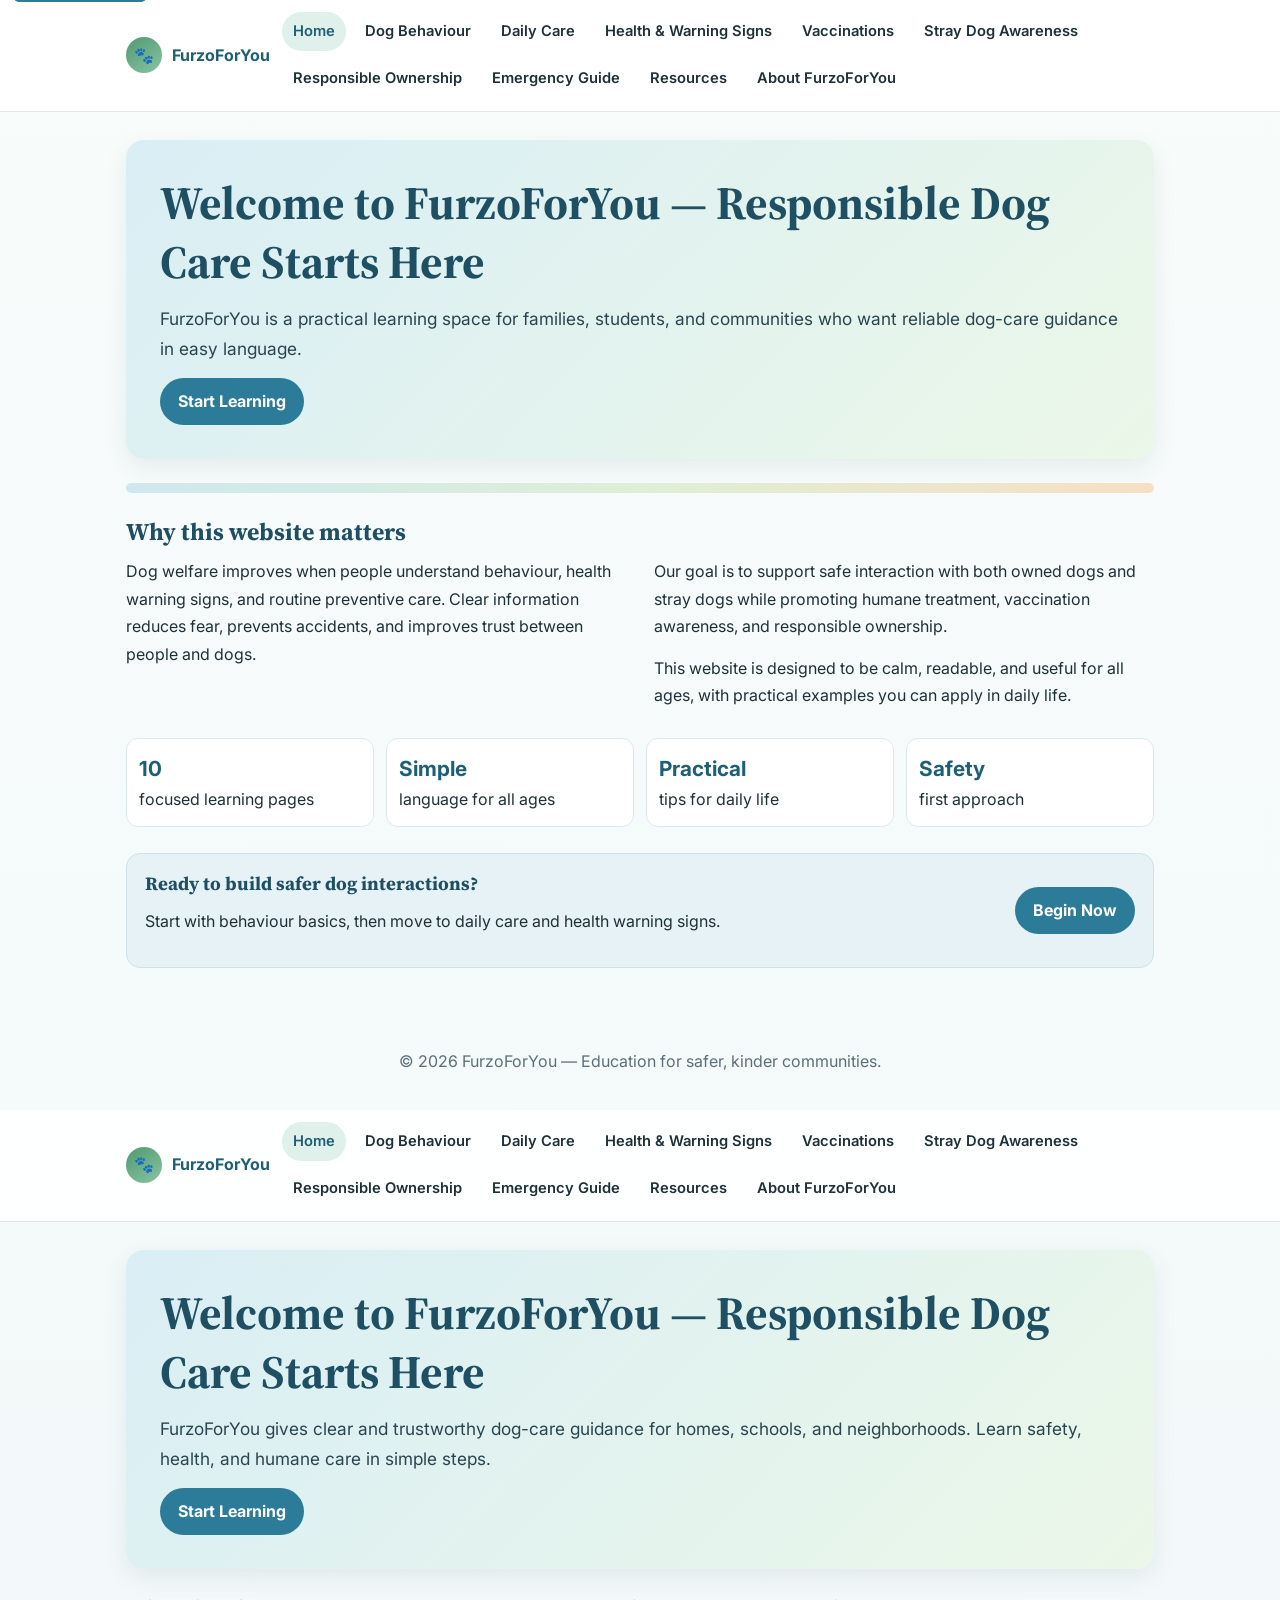
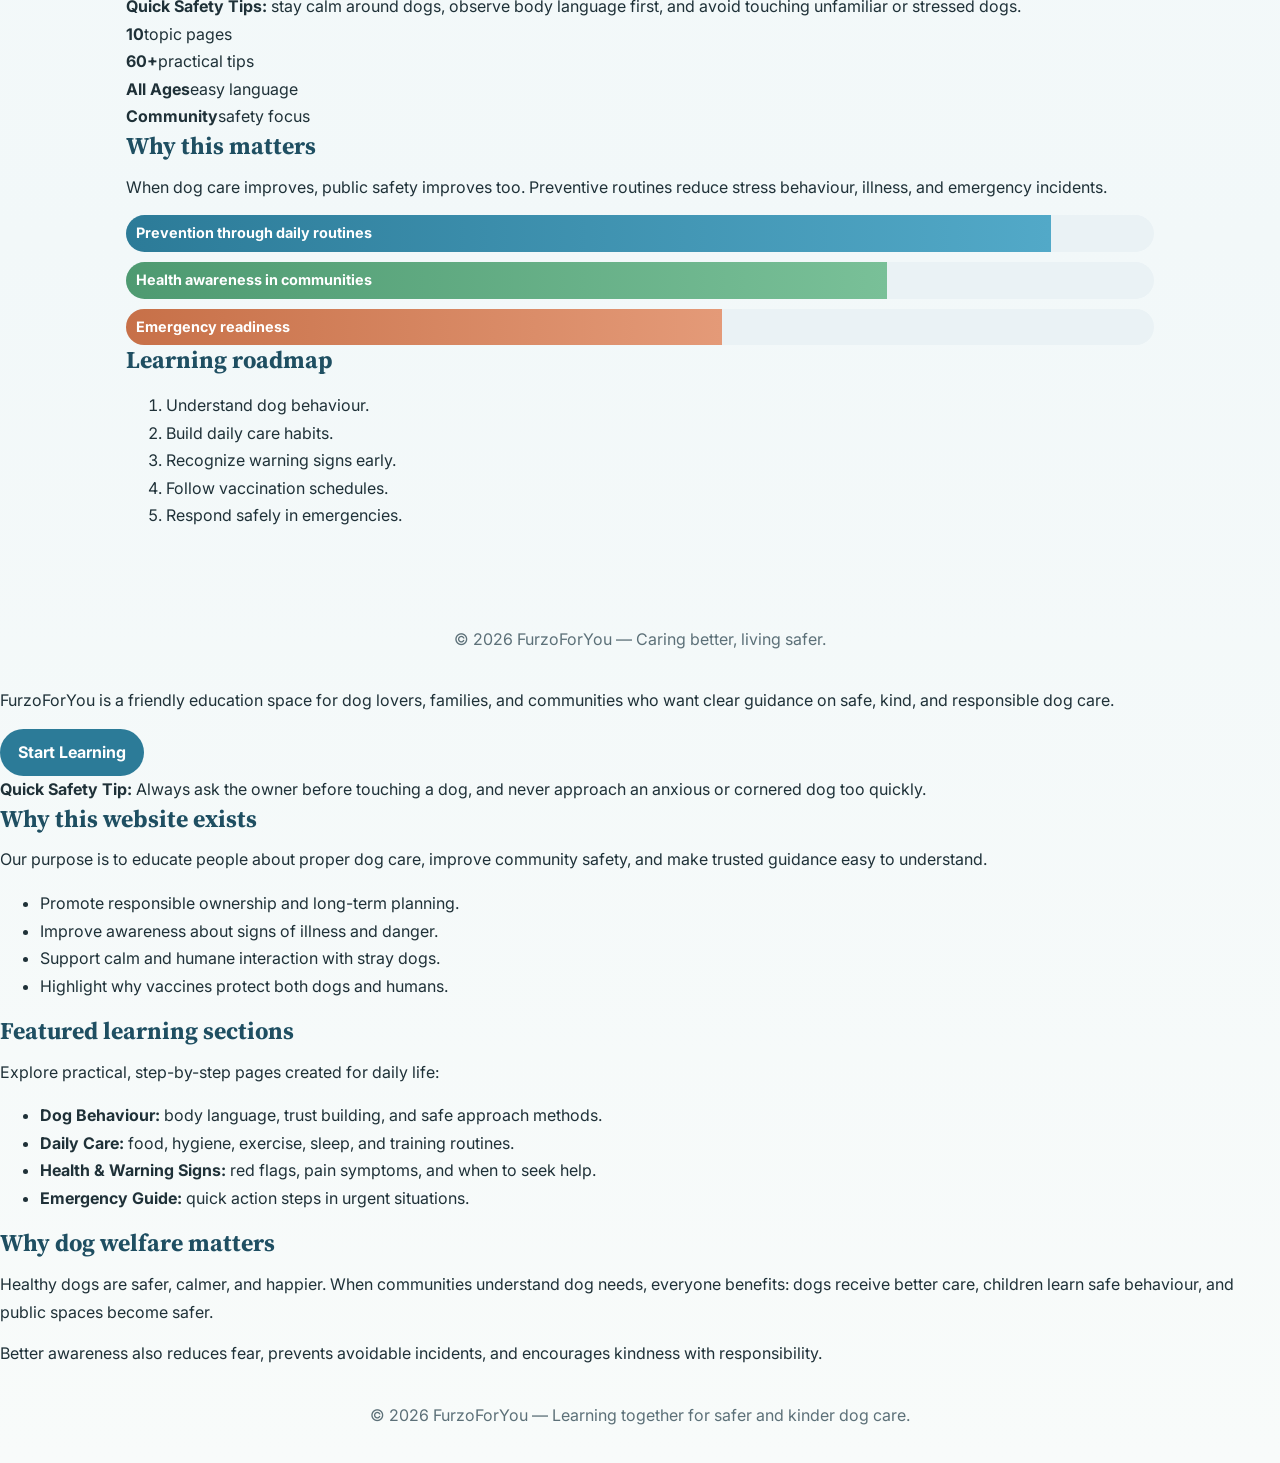
<file: index.html>
<!DOCTYPE html>
<html lang="en">
<head><meta charset="UTF-8" /><meta name="viewport" content="width=device-width, initial-scale=1.0" /><title>FurzoForYou | Home</title><link rel="stylesheet" href="styles.css" /></head>
<body data-page="home">
<a class="skip-link" href="#main-content">Skip to content</a>
<header class="site-header"><div class="nav-wrap"><div class="brand"><span class="brand-logo">🐾</span>FurzoForYou</div><button class="nav-toggle" data-nav-toggle aria-expanded="false" aria-controls="site-nav">Menu</button><nav id="site-nav" data-nav aria-label="Primary"><ul><li><a href="home.html" data-page="home">Home</a></li><li><a href="dog-behaviour.html" data-page="behaviour">Dog Behaviour</a></li><li><a href="daily-care.html" data-page="care">Daily Care</a></li><li><a href="health-warning-signs.html" data-page="health">Health & Warning Signs</a></li><li><a href="vaccinations.html" data-page="vaccinations">Vaccinations</a></li><li><a href="stray-dog-awareness.html" data-page="stray">Stray Dog Awareness</a></li><li><a href="responsible-ownership.html" data-page="ownership">Responsible Ownership</a></li><li><a href="emergency-guide.html" data-page="emergency">Emergency Guide</a></li><li><a href="resources.html" data-page="resources">Resources</a></li><li><a href="about.html" data-page="about">About FurzoForYou</a></li></ul></nav></div></header>
<main id="main-content">
<section class="hero"><h1>Welcome to FurzoForYou — Responsible Dog Care Starts Here</h1><p>FurzoForYou is a practical learning space for families, students, and communities who want reliable dog-care guidance in easy language.</p><a class="button" href="dog-behaviour.html">Start Learning</a></section>
<div class="visual-break" aria-hidden="true"></div>
<section class="section"><h2>Why this website matters</h2><div class="content-flow two"><p>Dog welfare improves when people understand behaviour, health warning signs, and routine preventive care. Clear information reduces fear, prevents accidents, and improves trust between people and dogs.</p><p>Our goal is to support safe interaction with both owned dogs and stray dogs while promoting humane treatment, vaccination awareness, and responsible ownership.</p><p>This website is designed to be calm, readable, and useful for all ages, with practical examples you can apply in daily life.</p></div></section>
<section class="key-facts"><div class="fact"><strong>10</strong>focused learning pages</div><div class="fact"><strong>Simple</strong>language for all ages</div><div class="fact"><strong>Practical</strong>tips for daily life</div><div class="fact"><strong>Safety</strong>first approach</div></section>
<section class="cta-band"><div><h3>Ready to build safer dog interactions?</h3><p>Start with behaviour basics, then move to daily care and health warning signs.</p></div><a class="button" href="dog-behaviour.html">Begin Now</a></section>
</main><footer class="site-footer">© 2026 FurzoForYou — Education for safer, kinder communities.</footer><script src="script.js"></script>
</body></html>
<head>
  <meta charset="UTF-8" />
  <meta name="viewport" content="width=device-width, initial-scale=1.0" />
  <title>FurzoForYou | Home</title>
  <link rel="stylesheet" href="styles.css" />
</head>
<body data-page="home">
  <a class="skip-link" href="#main-content">Skip to content</a>
  <header class="site-header">
    <div class="nav-wrap">
      <div class="brand"><span class="brand-logo">🐾</span>FurzoForYou</div>
      <button class="nav-toggle" data-nav-toggle aria-expanded="false" aria-controls="site-nav">Menu</button>
      <nav id="site-nav" data-nav aria-label="Primary">
      <nav id="site-nav" data-nav>
        <ul>
          <li><a href="home.html" data-page="home">Home</a></li>
          <li><a href="dog-behaviour.html" data-page="behaviour">Dog Behaviour</a></li>
          <li><a href="daily-care.html" data-page="care">Daily Care</a></li>
          <li><a href="health-warning-signs.html" data-page="health">Health & Warning Signs</a></li>
          <li><a href="vaccinations.html" data-page="vaccinations">Vaccinations</a></li>
          <li><a href="stray-dog-awareness.html" data-page="stray">Stray Dog Awareness</a></li>
          <li><a href="responsible-ownership.html" data-page="ownership">Responsible Ownership</a></li>
          <li><a href="emergency-guide.html" data-page="emergency">Emergency Guide</a></li>
          <li><a href="resources.html" data-page="resources">Resources</a></li>
          <li><a href="about.html" data-page="about">About FurzoForYou</a></li>
        </ul>
      </nav>
    </div>
  </header>

  <main id="main-content">
    <section class="hero">
      <h1>Welcome to FurzoForYou — Responsible Dog Care Starts Here</h1>
      <p>FurzoForYou gives clear and trustworthy dog-care guidance for homes, schools, and neighborhoods. Learn safety, health, and humane care in simple steps.</p>
      <a class="button" href="dog-behaviour.html">Start Learning</a>
    </section>

    <section class="banner" aria-label="quick safety tips">
      <strong>Quick Safety Tips:</strong> stay calm around dogs, observe body language first, and avoid touching unfamiliar or stressed dogs.
    </section>

    <section class="stats" aria-label="site highlights">
      <div class="stat"><strong>10</strong>topic pages</div>
      <div class="stat"><strong>60+</strong>practical tips</div>
      <div class="stat"><strong>All Ages</strong>easy language</div>
      <div class="stat"><strong>Community</strong>safety focus</div>
    </section>

    <section class="split">
      <article class="panel">
        <h2>Why this matters</h2>
        <p>When dog care improves, public safety improves too. Preventive routines reduce stress behaviour, illness, and emergency incidents.</p>
        <div class="chart-bars" aria-label="benefit chart">
          <div class="bar"><span class="v1">Prevention through daily routines</span></div>
          <div class="bar"><span class="v2">Health awareness in communities</span></div>
          <div class="bar"><span class="v3">Emergency readiness</span></div>
        </div>
      </article>
      <aside class="panel soft">
        <h2>Learning roadmap</h2>
        <ol>
          <li>Understand dog behaviour.</li>
          <li>Build daily care habits.</li>
          <li>Recognize warning signs early.</li>
          <li>Follow vaccination schedules.</li>
          <li>Respond safely in emergencies.</li>
        </ol>
      </aside>
    </section>
  </main>

  <footer class="site-footer">© 2026 FurzoForYou — Caring better, living safer.</footer>
      <p>FurzoForYou is a friendly education space for dog lovers, families, and communities who want clear guidance on safe, kind, and responsible dog care.</p>
      <a class="button" href="dog-behaviour.html">Start Learning</a>
    </section>

    <section class="banner">
      <strong>Quick Safety Tip:</strong> Always ask the owner before touching a dog, and never approach an anxious or cornered dog too quickly.
    </section>

    <section class="grid">
      <article class="card">
        <h2>Why this website exists</h2>
        <p>Our purpose is to educate people about proper dog care, improve community safety, and make trusted guidance easy to understand.</p>
        <ul class="highlight-list">
          <li>Promote responsible ownership and long-term planning.</li>
          <li>Improve awareness about signs of illness and danger.</li>
          <li>Support calm and humane interaction with stray dogs.</li>
          <li>Highlight why vaccines protect both dogs and humans.</li>
        </ul>
      </article>
      <article class="card">
        <h2>Featured learning sections</h2>
        <p>Explore practical, step-by-step pages created for daily life:</p>
        <ul>
          <li><strong>Dog Behaviour:</strong> body language, trust building, and safe approach methods.</li>
          <li><strong>Daily Care:</strong> food, hygiene, exercise, sleep, and training routines.</li>
          <li><strong>Health & Warning Signs:</strong> red flags, pain symptoms, and when to seek help.</li>
          <li><strong>Emergency Guide:</strong> quick action steps in urgent situations.</li>
        </ul>
      </article>
      <article class="card">
        <h2>Why dog welfare matters</h2>
        <p>Healthy dogs are safer, calmer, and happier. When communities understand dog needs, everyone benefits: dogs receive better care, children learn safe behaviour, and public spaces become safer.</p>
        <p>Better awareness also reduces fear, prevents avoidable incidents, and encourages kindness with responsibility.</p>
      </article>
    </section>
  </main>

  <footer class="site-footer">© 2026 FurzoForYou — Learning together for safer and kinder dog care.</footer>
  <script src="script.js"></script>
</body>
</html>
</file>
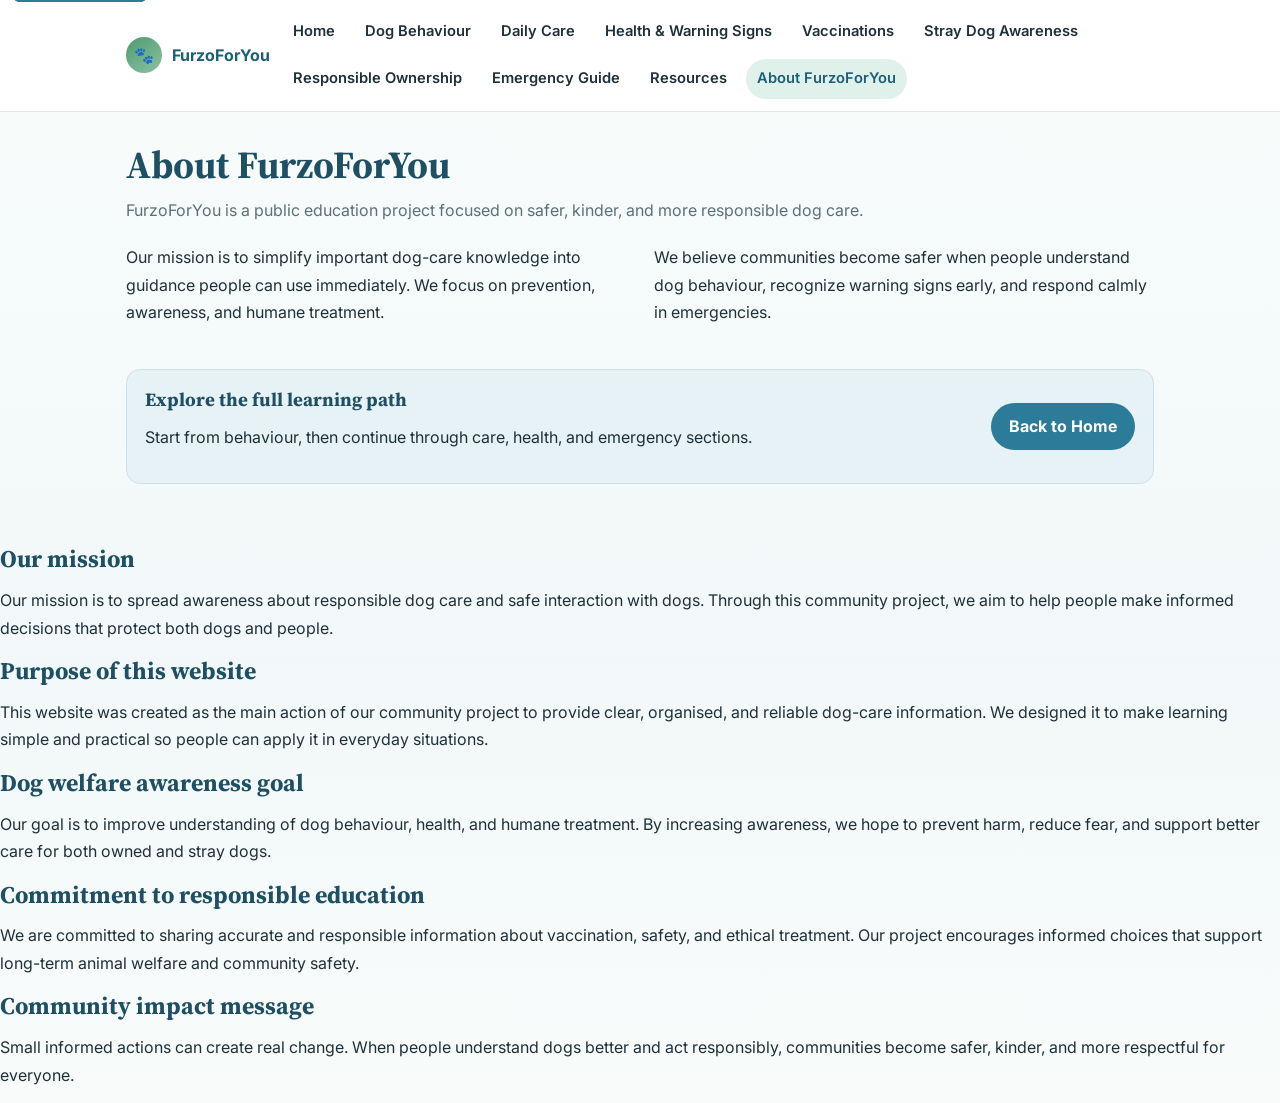
<file: about.html>
<!DOCTYPE html><html lang="en"><head><meta charset="UTF-8" /><meta name="viewport" content="width=device-width, initial-scale=1.0" /><title>FurzoForYou | About</title><link rel="stylesheet" href="styles.css" /></head>
<body data-page="about"><a class="skip-link" href="#main-content">Skip to content</a><header class="site-header"><div class="nav-wrap"><div class="brand"><span class="brand-logo">🐾</span>FurzoForYou</div><button class="nav-toggle" data-nav-toggle aria-expanded="false" aria-controls="site-nav">Menu</button><nav id="site-nav" data-nav aria-label="Primary"><ul><li><a href="home.html" data-page="home">Home</a></li><li><a href="dog-behaviour.html" data-page="behaviour">Dog Behaviour</a></li><li><a href="daily-care.html" data-page="care">Daily Care</a></li><li><a href="health-warning-signs.html" data-page="health">Health & Warning Signs</a></li><li><a href="vaccinations.html" data-page="vaccinations">Vaccinations</a></li><li><a href="stray-dog-awareness.html" data-page="stray">Stray Dog Awareness</a></li><li><a href="responsible-ownership.html" data-page="ownership">Responsible Ownership</a></li><li><a href="emergency-guide.html" data-page="emergency">Emergency Guide</a></li><li><a href="resources.html" data-page="resources">Resources</a></li><li><a href="about.html" data-page="about">About FurzoForYou</a></li></ul></nav></div></header>
<main id="main-content"><h1 class="page-title">About FurzoForYou</h1><p class="lead">FurzoForYou is a public education project focused on safer, kinder, and more responsible dog care.</p><section class="section content-flow two"><p>Our mission is to simplify important dog-care knowledge into guidance people can use immediately. We focus on prevention, awareness, and humane treatment.</p><p>We believe communities become safer when people understand dog behaviour, recognize warning signs early, and respond calmly in emergencies.</p></section><section class="cta-band"><div><h3>Explore the full learning path</h3><p>Start from behaviour, then continue through care, health, and emergency sections.</p></div><a class="button" href="home.html">Back to Home</a></section></main></body></html>

<!DOCTYPE html>
<html lang="en">
<head><meta charset="UTF-8" /><meta name="viewport" content="width=device-width, initial-scale=1.0" /><title>FurzoForYou | About</title><link rel="stylesheet" href="styles.css" /></head>
<body data-page="about">
<a class="skip-link" href="#main-content">Skip to content</a>
<section class="grid">

<article class="card">
<h2>Our mission</h2>
<p>Our mission is to spread awareness about responsible dog care and safe interaction with dogs. Through this community project, we aim to help people make informed decisions that protect both dogs and people.</p>
</article>

<article class="card">
<h2>Purpose of this website</h2>
<p>This website was created as the main action of our community project to provide clear, organised, and reliable dog-care information. We designed it to make learning simple and practical so people can apply it in everyday situations.</p>
</article>

<article class="card">
<h2>Dog welfare awareness goal</h2>
<p>Our goal is to improve understanding of dog behaviour, health, and humane treatment. By increasing awareness, we hope to prevent harm, reduce fear, and support better care for both owned and stray dogs.</p>
</article>

<article class="card">
<h2>Commitment to responsible education</h2>
<p>We are committed to sharing accurate and responsible information about vaccination, safety, and ethical treatment. Our project encourages informed choices that support long-term animal welfare and community safety.</p>
</article>

<article class="card">
<h2>Community impact message</h2>
<p>Small informed actions can create real change. When people understand dogs better and act responsibly, communities become safer, kinder, and more respectful for everyone.</p>
</article>

</section>
</main>
<script src="script.js"></script>
</body>
</html>
</file>
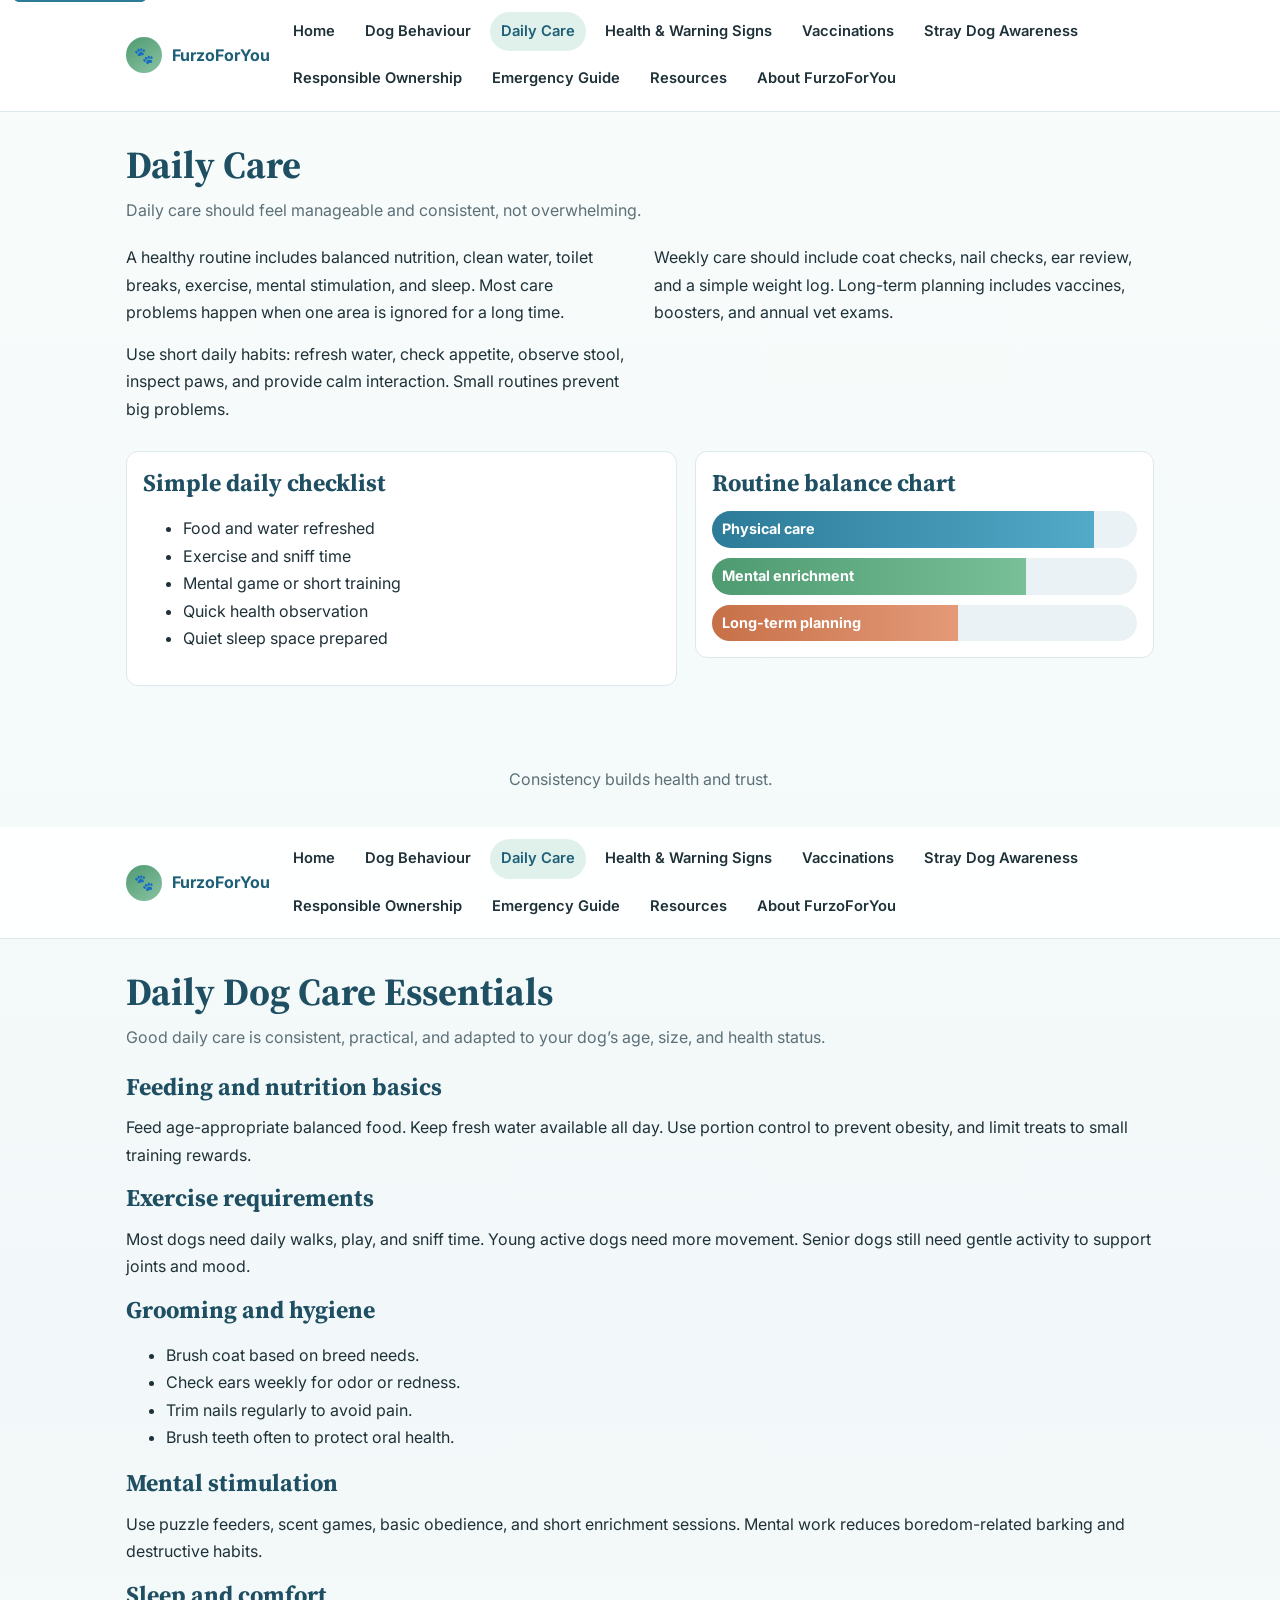
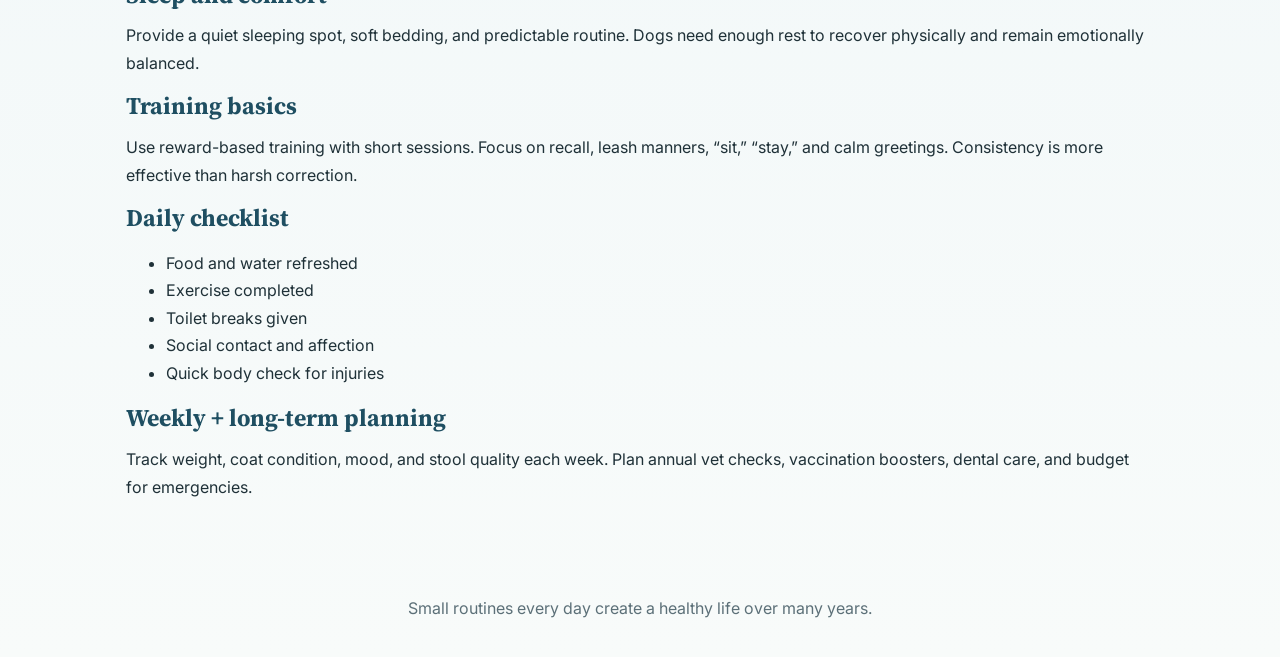
<file: daily-care.html>
<!DOCTYPE html><html lang="en"><head><meta charset="UTF-8" /><meta name="viewport" content="width=device-width, initial-scale=1.0" /><title>FurzoForYou | Daily Care</title><link rel="stylesheet" href="styles.css" /></head>
<body data-page="care"><a class="skip-link" href="#main-content">Skip to content</a><header class="site-header"><div class="nav-wrap"><div class="brand"><span class="brand-logo">🐾</span>FurzoForYou</div><button class="nav-toggle" data-nav-toggle aria-expanded="false" aria-controls="site-nav">Menu</button><nav id="site-nav" data-nav aria-label="Primary"><ul><li><a href="home.html" data-page="home">Home</a></li><li><a href="dog-behaviour.html" data-page="behaviour">Dog Behaviour</a></li><li><a href="daily-care.html" data-page="care">Daily Care</a></li><li><a href="health-warning-signs.html" data-page="health">Health & Warning Signs</a></li><li><a href="vaccinations.html" data-page="vaccinations">Vaccinations</a></li><li><a href="stray-dog-awareness.html" data-page="stray">Stray Dog Awareness</a></li><li><a href="responsible-ownership.html" data-page="ownership">Responsible Ownership</a></li><li><a href="emergency-guide.html" data-page="emergency">Emergency Guide</a></li><li><a href="resources.html" data-page="resources">Resources</a></li><li><a href="about.html" data-page="about">About FurzoForYou</a></li></ul></nav></div></header>
<main id="main-content"><h1 class="page-title">Daily Care</h1><p class="lead">Daily care should feel manageable and consistent, not overwhelming.</p><section class="section content-flow two"><p>A healthy routine includes balanced nutrition, clean water, toilet breaks, exercise, mental stimulation, and sleep. Most care problems happen when one area is ignored for a long time.</p><p>Use short daily habits: refresh water, check appetite, observe stool, inspect paws, and provide calm interaction. Small routines prevent big problems.</p><p>Weekly care should include coat checks, nail checks, ear review, and a simple weight log. Long-term planning includes vaccines, boosters, and annual vet exams.</p></section><section class="inline-grid"><article class="info-card"><h2>Simple daily checklist</h2><ul><li>Food and water refreshed</li><li>Exercise and sniff time</li><li>Mental game or short training</li><li>Quick health observation</li><li>Quiet sleep space prepared</li></ul></article><article class="info-card"><h2>Routine balance chart</h2><div class="chart-bars"><div class="bar"><span class="v1">Physical care</span></div><div class="bar"><span class="v2">Mental enrichment</span></div><div class="bar"><span class="v3">Long-term planning</span></div></div></article></section></main><footer class="site-footer">Consistency builds health and trust.</footer><script src="script.js"></script></body></html>

<script src="script.js"></script>
<html lang="en">
<head><meta charset="UTF-8" /><meta name="viewport" content="width=device-width, initial-scale=1.0" /><title>FurzoForYou | Daily Care</title><link rel="stylesheet" href="styles.css" /></head>
<body data-page="care">
<a class="skip-link" href="#main-content">Skip to content</a>
<header class="site-header"><div class="nav-wrap"><div class="brand"><span class="brand-logo">🐾</span>FurzoForYou</div><button class="nav-toggle" data-nav-toggle aria-expanded="false" aria-controls="site-nav">Menu</button><nav id="site-nav" data-nav><ul><li><a href="home.html" data-page="home">Home</a></li><li><a href="dog-behaviour.html" data-page="behaviour">Dog Behaviour</a></li><li><a href="daily-care.html" data-page="care">Daily Care</a></li><li><a href="health-warning-signs.html" data-page="health">Health & Warning Signs</a></li><li><a href="vaccinations.html" data-page="vaccinations">Vaccinations</a></li><li><a href="stray-dog-awareness.html" data-page="stray">Stray Dog Awareness</a></li><li><a href="responsible-ownership.html" data-page="ownership">Responsible Ownership</a></li><li><a href="emergency-guide.html" data-page="emergency">Emergency Guide</a></li><li><a href="resources.html" data-page="resources">Resources</a></li><li><a href="about.html" data-page="about">About FurzoForYou</a></li></ul></nav></div></header>
<main id="main-content">
<h1 class="page-title">Daily Dog Care Essentials</h1>
<p class="lead">Good daily care is consistent, practical, and adapted to your dog’s age, size, and health status.</p>
<section class="grid">
<article class="card"><h2>Feeding and nutrition basics</h2><p>Feed age-appropriate balanced food. Keep fresh water available all day. Use portion control to prevent obesity, and limit treats to small training rewards.</p></article>
<article class="card"><h2>Exercise requirements</h2><p>Most dogs need daily walks, play, and sniff time. Young active dogs need more movement. Senior dogs still need gentle activity to support joints and mood.</p></article>
<article class="card"><h2>Grooming and hygiene</h2><ul><li>Brush coat based on breed needs.</li><li>Check ears weekly for odor or redness.</li><li>Trim nails regularly to avoid pain.</li><li>Brush teeth often to protect oral health.</li></ul></article>
<article class="card"><h2>Mental stimulation</h2><p>Use puzzle feeders, scent games, basic obedience, and short enrichment sessions. Mental work reduces boredom-related barking and destructive habits.</p></article>
<article class="card"><h2>Sleep and comfort</h2><p>Provide a quiet sleeping spot, soft bedding, and predictable routine. Dogs need enough rest to recover physically and remain emotionally balanced.</p></article>
<article class="card"><h2>Training basics</h2><p>Use reward-based training with short sessions. Focus on recall, leash manners, “sit,” “stay,” and calm greetings. Consistency is more effective than harsh correction.</p></article>
<article class="card"><h2>Daily checklist</h2><ul><li>Food and water refreshed</li><li>Exercise completed</li><li>Toilet breaks given</li><li>Social contact and affection</li><li>Quick body check for injuries</li></ul></article>
<article class="card"><h2>Weekly + long-term planning</h2><p>Track weight, coat condition, mood, and stool quality each week. Plan annual vet checks, vaccination boosters, dental care, and budget for emergencies.</p></article>
</section>
</main>
<footer class="site-footer">Small routines every day create a healthy life over many years.</footer>
<script src="script.js"></script>
</body>
</html>
</file>
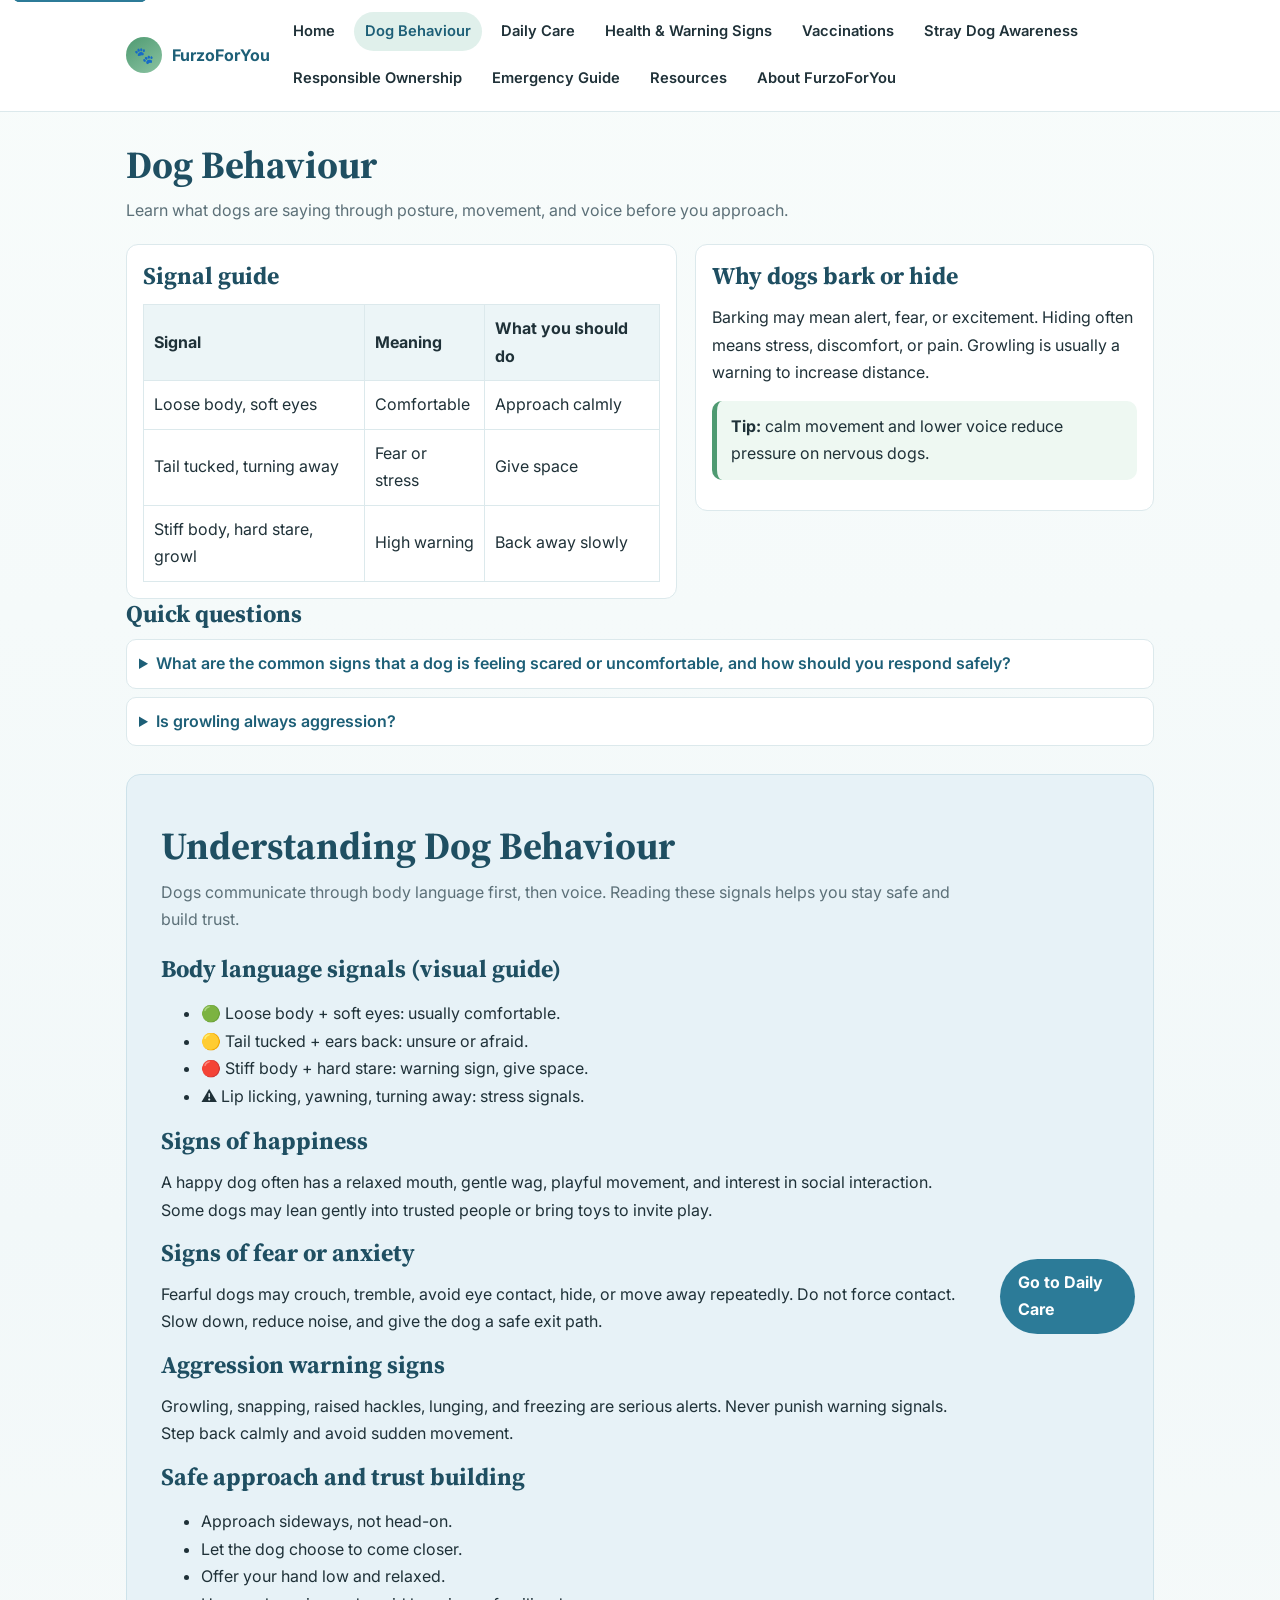
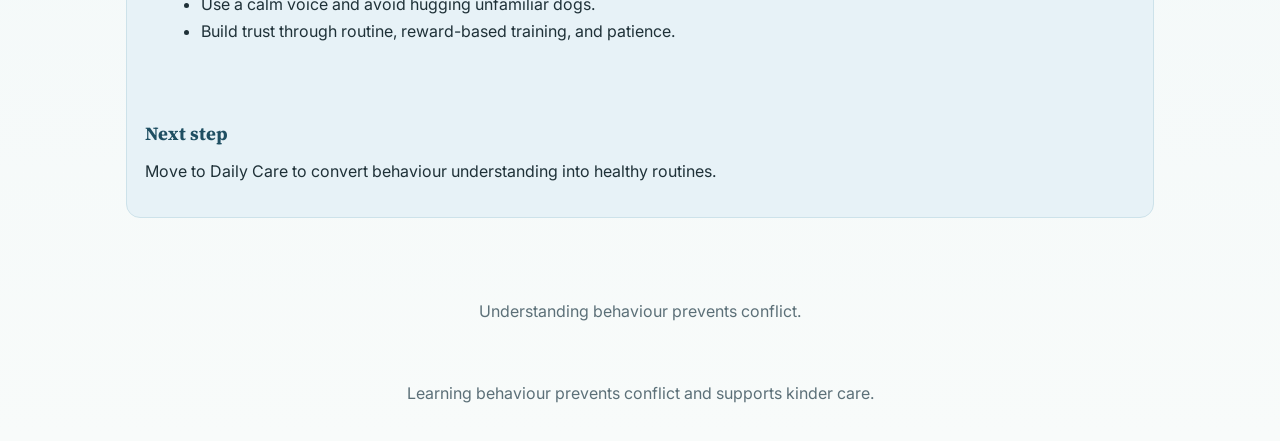
<file: dog-behaviour.html>
<!DOCTYPE html><html lang="en"><head><meta charset="UTF-8" /><meta name="viewport" content="width=device-width, initial-scale=1.0" /><title>FurzoForYou | Dog Behaviour</title><link rel="stylesheet" href="styles.css" /></head>
<body data-page="behaviour"><a class="skip-link" href="#main-content">Skip to content</a><header class="site-header"><div class="nav-wrap"><div class="brand"><span class="brand-logo">🐾</span>FurzoForYou</div><button class="nav-toggle" data-nav-toggle aria-expanded="false" aria-controls="site-nav">Menu</button><nav id="site-nav" data-nav aria-label="Primary"><ul><li><a href="home.html" data-page="home">Home</a></li><li><a href="dog-behaviour.html" data-page="behaviour">Dog Behaviour</a></li><li><a href="daily-care.html" data-page="care">Daily Care</a></li><li><a href="health-warning-signs.html" data-page="health">Health & Warning Signs</a></li><li><a href="vaccinations.html" data-page="vaccinations">Vaccinations</a></li><li><a href="stray-dog-awareness.html" data-page="stray">Stray Dog Awareness</a></li><li><a href="responsible-ownership.html" data-page="ownership">Responsible Ownership</a></li><li><a href="emergency-guide.html" data-page="emergency">Emergency Guide</a></li><li><a href="resources.html" data-page="resources">Resources</a></li><li><a href="about.html" data-page="about">About FurzoForYou</a></li></ul></nav></div></header>
<main id="main-content"><h1 class="page-title">Dog Behaviour</h1><p class="lead">Learn what dogs are saying through posture, movement, and voice before you approach.</p><div class="inline-grid"><section class="info-card"><h2>Signal guide</h2><div class="table-wrap"><table><tr><th>Signal</th><th>Meaning</th><th>What you should do</th></tr><tr><td>Loose body, soft eyes</td><td>Comfortable</td><td>Approach calmly</td></tr><tr><td>Tail tucked, turning away</td><td>Fear or stress</td><td>Give space</td></tr><tr><td>Stiff body, hard stare, growl</td><td>High warning</td><td>Back away slowly</td></tr></table></div></section><section class="info-card"><h2>Why dogs bark or hide</h2><p>Barking may mean alert, fear, or excitement. Hiding often means stress, discomfort, or pain. Growling is usually a warning to increase distance.</p><div class="callout safe"><strong>Tip:</strong> calm movement and lower voice reduce pressure on nervous dogs.</div></section></div><section class="faq section"><h2>Quick questions</h2><details><summary>What are the common signs that a dog is feeling scared or uncomfortable, and how should you respond safely? </summary><p>Dogs may show they are scared or uncomfortable by growling, backing away, tucking their tail, or becoming very still. If you notice these signs, stay calm, give the dog space, and move away slowly without trying to touch it. </p></details><details><summary>Is growling always aggression?</summary><p>Not always. It is often communication that the dog needs space.</p></details></section><section class="cta-band"><div><script src="script.js"></script></body></html>
<!DOCTYPE html>
<html lang="en">
<head><meta charset="UTF-8" /><meta name="viewport" content="width=device-width, initial-scale=1.0" /><title>FurzoForYou | Dog Behaviour</title><link rel="stylesheet" href="styles.css" /></head>
<body data-page="behaviour">
<a class="skip-link" href="#main-content">Skip to content</a>

  <meta charset="UTF-8" />
  <meta name="viewport" content="width=device-width, initial-scale=1.0" />
  <title>FurzoForYou | Dog Behaviour</title>
  <link rel="stylesheet" href="styles.css" />
</head>
<body data-page="behaviour">
  <a class="skip-link" href="#main-content">Skip to content</a>
  <main id="main-content">
    <h1 class="page-title">Understanding Dog Behaviour</h1>
    <p class="lead">Dogs communicate through body language first, then voice. Reading these signals helps you stay safe and build trust.</p>
    <section class="grid">
      <article class="card">
        <h2>Body language signals (visual guide)</h2>
        <ul>
          <li>🟢 Loose body + soft eyes: usually comfortable.</li>
          <li>🟡 Tail tucked + ears back: unsure or afraid.</li>
          <li>🔴 Stiff body + hard stare: warning sign, give space.</li>
          <li>⚠️ Lip licking, yawning, turning away: stress signals.</li>
        </ul>
      </article>
      <article class="card">
        <h2>Signs of happiness</h2>
        <p>A happy dog often has a relaxed mouth, gentle wag, playful movement, and interest in social interaction. Some dogs may lean gently into trusted people or bring toys to invite play.</p>
      </article>
      <article class="card">
        <h2>Signs of fear or anxiety</h2>
        <p>Fearful dogs may crouch, tremble, avoid eye contact, hide, or move away repeatedly. Do not force contact. Slow down, reduce noise, and give the dog a safe exit path.</p>
      </article>
      <article class="card warning">
        <h2>Aggression warning signs</h2>
        <p>Growling, snapping, raised hackles, lunging, and freezing are serious alerts. Never punish warning signals. Step back calmly and avoid sudden movement.</p>
      </article>
      <article class="card">
      </article>
      <article class="card">
        <h2>Safe approach and trust building</h2>
        <ul>
          <li>Approach sideways, not head-on.</li>
          <li>Let the dog choose to come closer.</li>
          <li>Offer your hand low and relaxed.</li>
          <li>Use a calm voice and avoid hugging unfamiliar dogs.</li>
          <li>Build trust through routine, reward-based training, and patience.</li>
        </ul>
      </article>
    </section>
  </main>
  <h3>Next step</h3><p>Move to Daily Care to convert behaviour understanding into healthy routines.</p></div><a class="button" href="daily-care.html">Go to Daily Care</a></section></main><footer class="site-footer">Understanding behaviour prevents conflict.</footer><script src="script.js"></script>
  <footer class="site-footer">Learning behaviour prevents conflict and supports kinder care.</footer>
  <script src="script.js"></script>
</body>
</html>
</file>
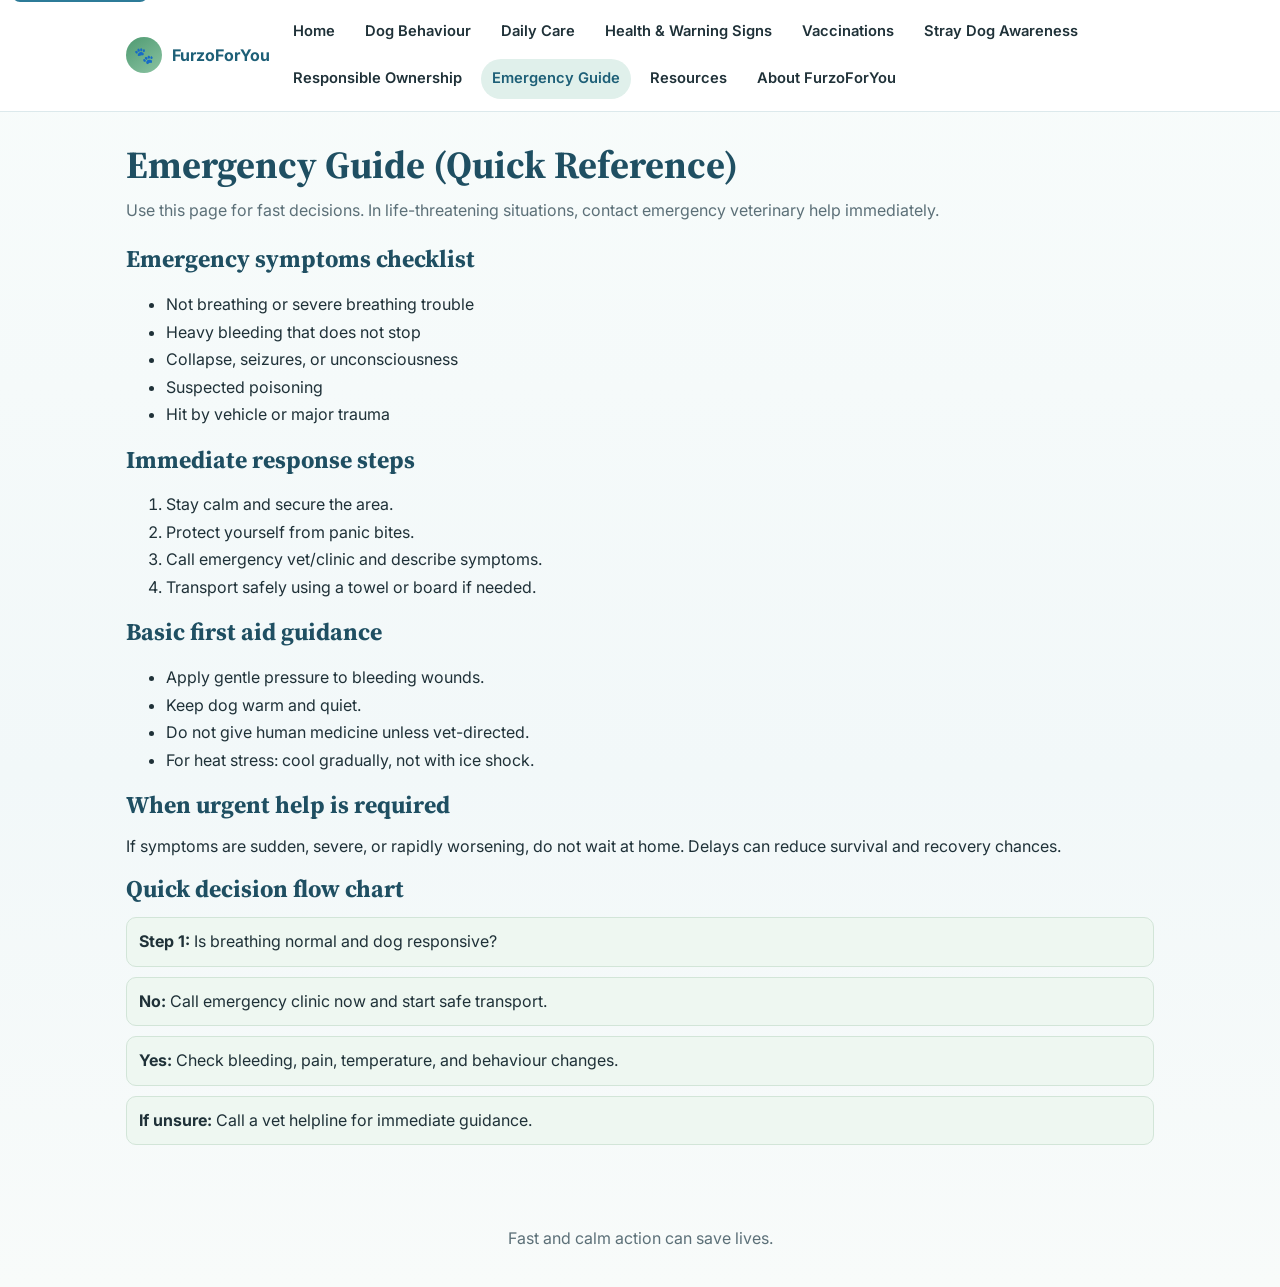
<file: emergency-guide.html>
<!DOCTYPE html>
<html lang="en">
<head><meta charset="UTF-8" /><meta name="viewport" content="width=device-width, initial-scale=1.0" /><title>FurzoForYou | Emergency Guide</title><link rel="stylesheet" href="styles.css" /></head>
<body data-page="emergency">
<a class="skip-link" href="#main-content">Skip to content</a>
<header class="site-header"><div class="nav-wrap"><div class="brand"><span class="brand-logo">🐾</span>FurzoForYou</div><button class="nav-toggle" data-nav-toggle aria-expanded="false" aria-controls="site-nav">Menu</button><nav id="site-nav" data-nav><ul><li><a href="home.html" data-page="home">Home</a></li><li><a href="dog-behaviour.html" data-page="behaviour">Dog Behaviour</a></li><li><a href="daily-care.html" data-page="care">Daily Care</a></li><li><a href="health-warning-signs.html" data-page="health">Health & Warning Signs</a></li><li><a href="vaccinations.html" data-page="vaccinations">Vaccinations</a></li><li><a href="stray-dog-awareness.html" data-page="stray">Stray Dog Awareness</a></li><li><a href="responsible-ownership.html" data-page="ownership">Responsible Ownership</a></li><li><a href="emergency-guide.html" data-page="emergency">Emergency Guide</a></li><li><a href="resources.html" data-page="resources">Resources</a></li><li><a href="about.html" data-page="about">About FurzoForYou</a></li></ul></nav></div></header>
<main id="main-content">
<h1 class="page-title">Emergency Guide (Quick Reference)</h1>
<p class="lead">Use this page for fast decisions. In life-threatening situations, contact emergency veterinary help immediately.</p>
<section class="grid">
<article class="card warning"><h2>Emergency symptoms checklist</h2><ul><li>Not breathing or severe breathing trouble</li><li>Heavy bleeding that does not stop</li><li>Collapse, seizures, or unconsciousness</li><li>Suspected poisoning</li><li>Hit by vehicle or major trauma</li></ul></article>
<article class="card"><h2>Immediate response steps</h2><ol><li>Stay calm and secure the area.</li><li>Protect yourself from panic bites.</li><li>Call emergency vet/clinic and describe symptoms.</li><li>Transport safely using a towel or board if needed.</li></ol></article>
<article class="card"><h2>Basic first aid guidance</h2><ul><li>Apply gentle pressure to bleeding wounds.</li><li>Keep dog warm and quiet.</li><li>Do not give human medicine unless vet-directed.</li><li>For heat stress: cool gradually, not with ice shock.</li></ul></article>
<article class="card"><h2>When urgent help is required</h2><p>If symptoms are sudden, severe, or rapidly worsening, do not wait at home. Delays can reduce survival and recovery chances.</p></article>
<article class="card"><h2>Quick decision flow chart</h2><div class="flow"><div class="flow-step"><strong>Step 1:</strong> Is breathing normal and dog responsive?</div><div class="flow-step"><strong>No:</strong> Call emergency clinic now and start safe transport.</div><div class="flow-step"><strong>Yes:</strong> Check bleeding, pain, temperature, and behaviour changes.</div><div class="flow-step"><strong>If unsure:</strong> Call a vet helpline for immediate guidance.</div></div></article>
</section>
</main>
<footer class="site-footer">Fast and calm action can save lives.</footer>
<script src="script.js"></script>
</body>
</html>
</file>
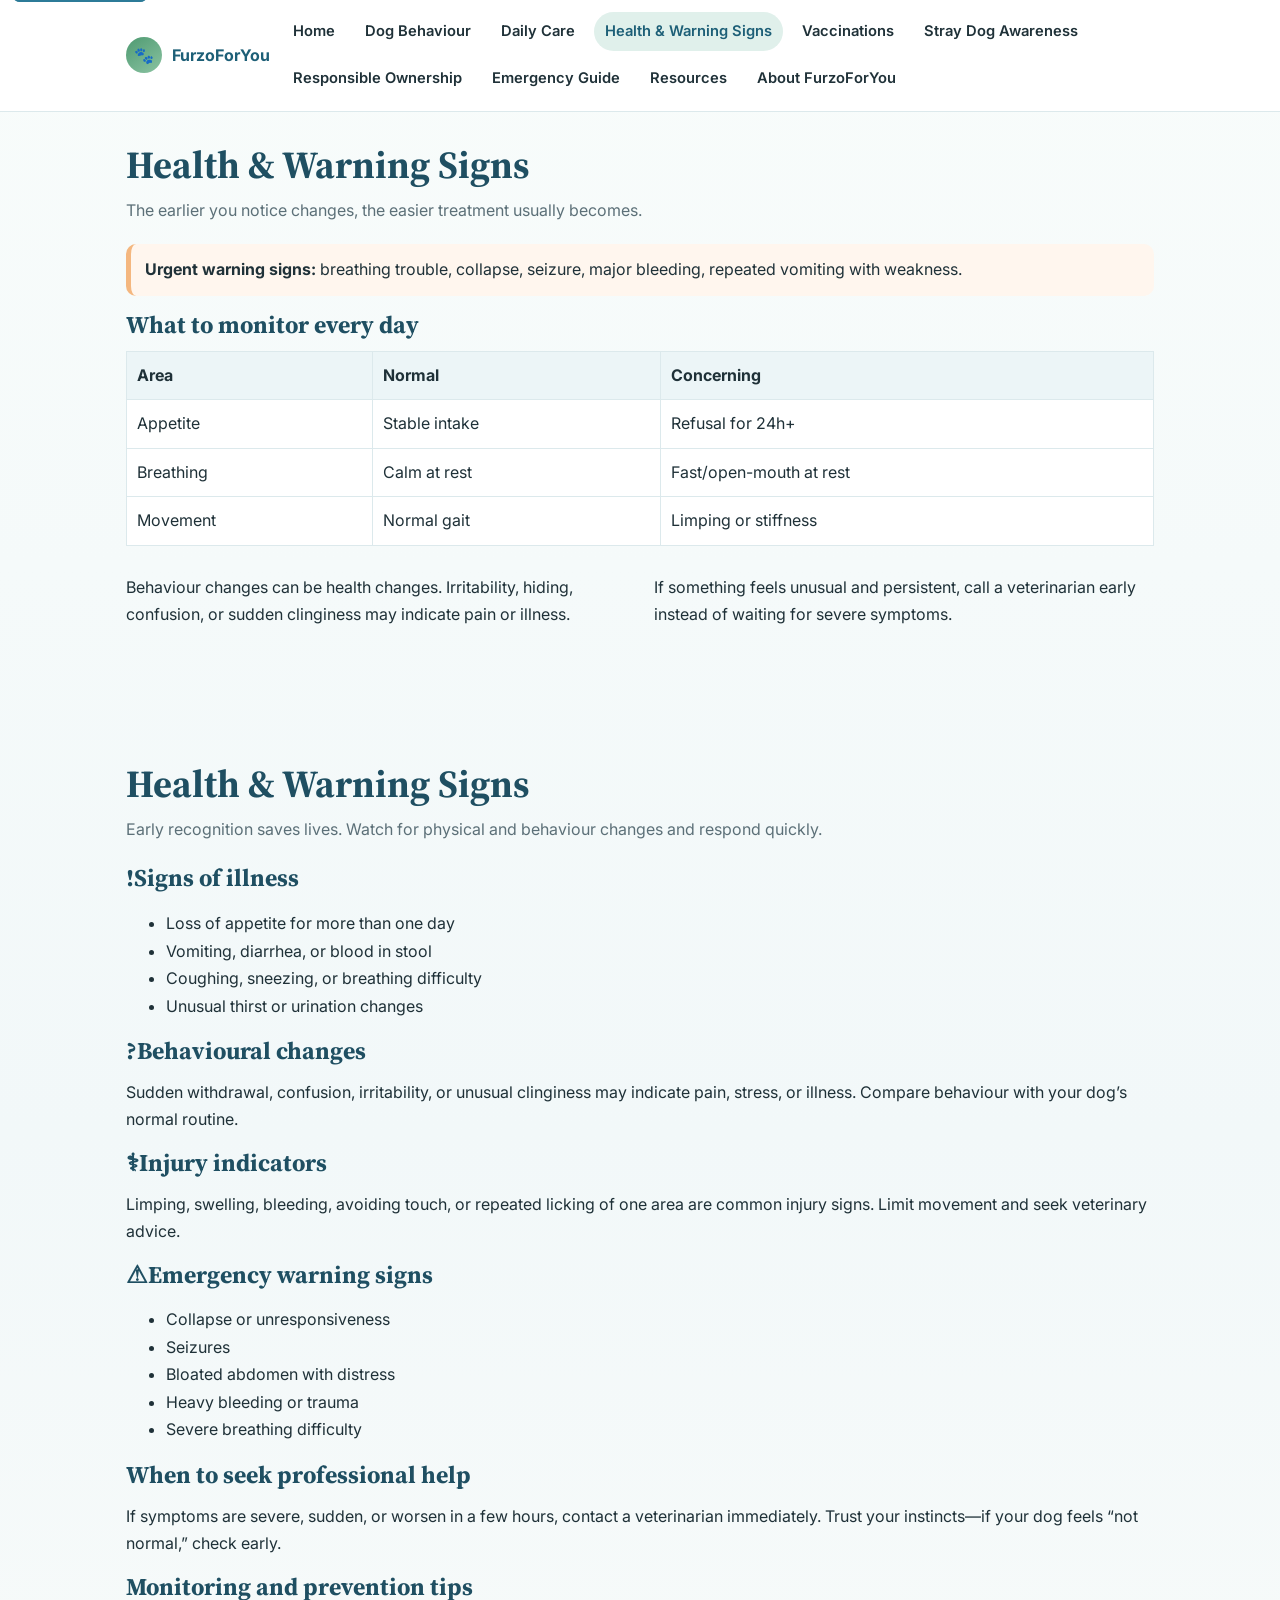
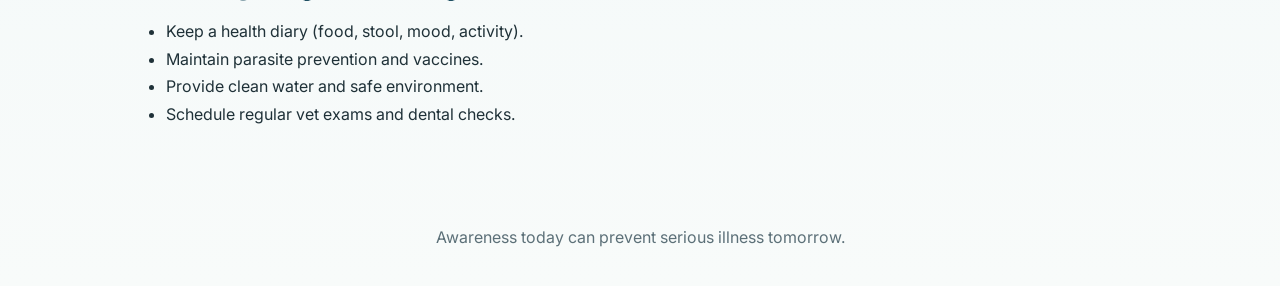
<file: health-warning-signs.html>
<!DOCTYPE html><html lang="en"><head><meta charset="UTF-8" /><meta name="viewport" content="width=device-width, initial-scale=1.0" /><title>FurzoForYou | Health & Warning Signs</title><link rel="stylesheet" href="styles.css" /></head>
<body data-page="health"><a class="skip-link" href="#main-content">Skip to content</a><header class="site-header"><div class="nav-wrap"><div class="brand"><span class="brand-logo">🐾</span>FurzoForYou</div><button class="nav-toggle" data-nav-toggle aria-expanded="false" aria-controls="site-nav">Menu</button><nav id="site-nav" data-nav aria-label="Primary"><ul><li><a href="home.html" data-page="home">Home</a></li><li><a href="dog-behaviour.html" data-page="behaviour">Dog Behaviour</a></li><li><a href="daily-care.html" data-page="care">Daily Care</a></li><li><a href="health-warning-signs.html" data-page="health">Health & Warning Signs</a></li><li><a href="vaccinations.html" data-page="vaccinations">Vaccinations</a></li><li><a href="stray-dog-awareness.html" data-page="stray">Stray Dog Awareness</a></li><li><a href="responsible-ownership.html" data-page="ownership">Responsible Ownership</a></li><li><a href="emergency-guide.html" data-page="emergency">Emergency Guide</a></li><li><a href="resources.html" data-page="resources">Resources</a></li><li><a href="about.html" data-page="about">About FurzoForYou</a></li></ul></nav></div></header>
<main id="main-content"><h1 class="page-title">Health & Warning Signs</h1><p class="lead">The earlier you notice changes, the easier treatment usually becomes.</p><section class="callout"><strong>Urgent warning signs:</strong> breathing trouble, collapse, seizure, major bleeding, repeated vomiting with weakness.</section><section class="section"><h2>What to monitor every day</h2><div class="table-wrap"><table><tr><th>Area</th><th>Normal</th><th>Concerning</th></tr><tr><td>Appetite</td><td>Stable intake</td><td>Refusal for 24h+</td></tr><tr><td>Breathing</td><td>Calm at rest</td><td>Fast/open-mouth at rest</td></tr><tr><td>Movement</td><td>Normal gait</td><td>Limping or stiffness</td></tr></table></div></section><section class="section content-flow two"><p>Behaviour changes can be health changes. Irritability, hiding, confusion, or sudden clinginess may indicate pain or illness.</p><p>If something feels unusual and persistent, call a veterinarian early instead of waiting for severe symptoms.</p></section></main></body></html>
<!DOCTYPE html>
<html lang="en">
<head><meta charset="UTF-8" /><meta name="viewport" content="width=device-width, initial-scale=1.0" /><title>FurzoForYou | Health & Warning Signs</title><link rel="stylesheet" href="styles.css" /></head>
<body data-page="health">
<a class="skip-link" href="#main-content">Skip to content</a>
<main id="main-content">
<h1 class="page-title">Health & Warning Signs</h1>
<p class="lead">Early recognition saves lives. Watch for physical and behaviour changes and respond quickly.</p>
<section class="grid">
<article class="card"><h2 class="icon-title"><span class="icon">!</span>Signs of illness</h2><ul><li>Loss of appetite for more than one day</li><li>Vomiting, diarrhea, or blood in stool</li><li>Coughing, sneezing, or breathing difficulty</li><li>Unusual thirst or urination changes</li></ul></article>
<article class="card"><h2 class="icon-title"><span class="icon">?</span>Behavioural changes</h2><p>Sudden withdrawal, confusion, irritability, or unusual clinginess may indicate pain, stress, or illness. Compare behaviour with your dog’s normal routine.</p></article>
<article class="card"><h2 class="icon-title"><span class="icon">⚕</span>Injury indicators</h2><p>Limping, swelling, bleeding, avoiding touch, or repeated licking of one area are common injury signs. Limit movement and seek veterinary advice.</p></article>
<article class="card warning"><h2 class="icon-title"><span class="icon">⚠</span>Emergency warning signs</h2><ul><li>Collapse or unresponsiveness</li><li>Seizures</li><li>Bloated abdomen with distress</li><li>Heavy bleeding or trauma</li><li>Severe breathing difficulty</li></ul></article>
<article class="card"><h2>When to seek professional help</h2><p>If symptoms are severe, sudden, or worsen in a few hours, contact a veterinarian immediately. Trust your instincts—if your dog feels “not normal,” check early.</p></article>
<article class="card"><h2>Monitoring and prevention tips</h2><ul><li>Keep a health diary (food, stool, mood, activity).</li><li>Maintain parasite prevention and vaccines.</li><li>Provide clean water and safe environment.</li><li>Schedule regular vet exams and dental checks.</li></ul></article>
</section>
</main>
<footer class="site-footer">Awareness today can prevent serious illness tomorrow.</footer>
<script src="script.js"></script>
</body>
</html>
</file>
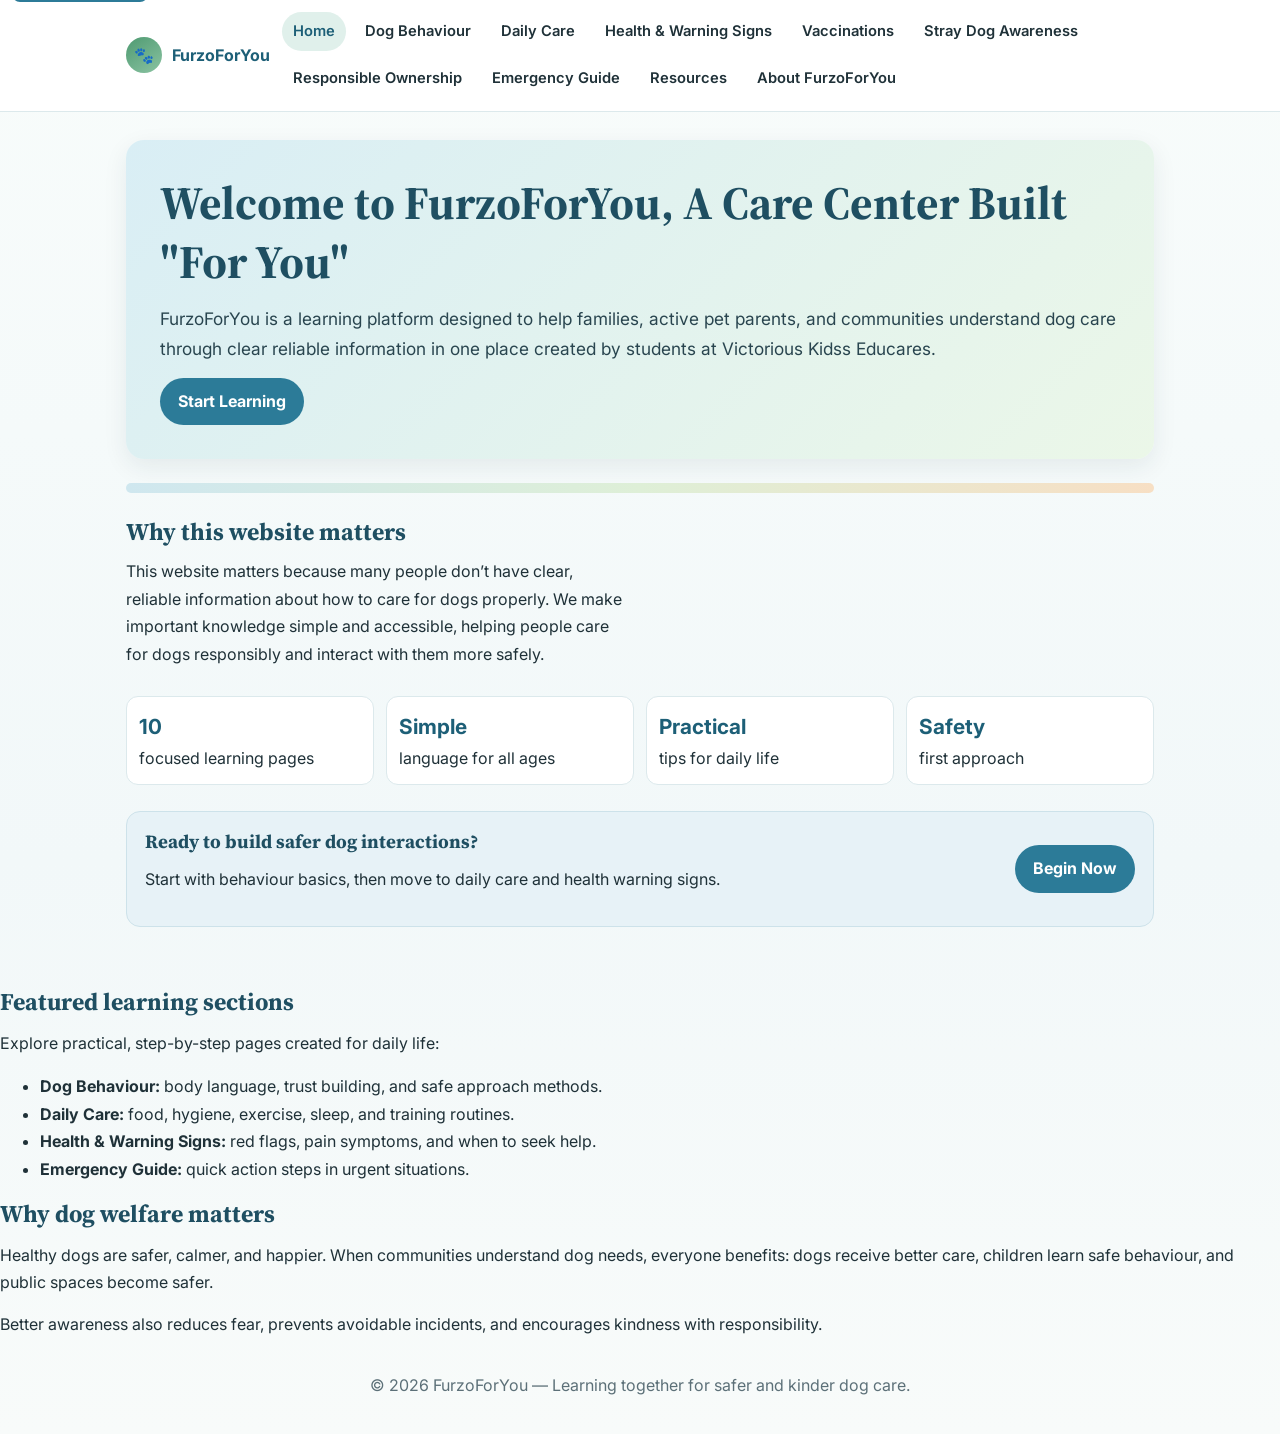
<file: home.html>
<!DOCTYPE html>
<html lang="en">
<head><meta charset="UTF-8" /><meta name="viewport" content="width=device-width, initial-scale=1.0" /><title>FurzoForYou | Home</title><link rel="stylesheet" href="styles.css" /></head>
<body data-page="home">
<a class="skip-link" href="#main-content">Skip to content</a>
<header class="site-header"><div class="nav-wrap"><div class="brand"><span class="brand-logo">🐾</span>FurzoForYou</div><button class="nav-toggle" data-nav-toggle aria-expanded="false" aria-controls="site-nav">Menu</button><nav id="site-nav" data-nav aria-label="Primary"><ul><li><a href="home.html" data-page="home">Home</a></li><li><a href="dog-behaviour.html" data-page="behaviour">Dog Behaviour</a></li><li><a href="daily-care.html" data-page="care">Daily Care</a></li><li><a href="health-warning-signs.html" data-page="health">Health & Warning Signs</a></li><li><a href="vaccinations.html" data-page="vaccinations">Vaccinations</a></li><li><a href="stray-dog-awareness.html" data-page="stray">Stray Dog Awareness</a></li><li><a href="responsible-ownership.html" data-page="ownership">Responsible Ownership</a></li><li><a href="emergency-guide.html" data-page="emergency">Emergency Guide</a></li><li><a href="resources.html" data-page="resources">Resources</a></li><li><a href="about.html" data-page="about">About FurzoForYou</a></li></ul></nav></div></header>
<main id="main-content">
<section class="hero"><h1>Welcome to FurzoForYou, A Care Center Built "For You"</h1><p>FurzoForYou is a learning platform designed to help families, active pet parents, and communities understand dog care through clear reliable information in one place created by students at Victorious Kidss Educares. </p><a class="button" href="dog-behaviour.html">Start Learning</a></section>
<div class="visual-break" aria-hidden="true"></div>
<section class="section"><h2>Why this website matters</h2><div class="content-flow two"><p>This website matters because many people don’t have clear, reliable information about how to care for dogs properly. We make important knowledge simple and accessible, helping people care for dogs responsibly and interact with them more safely. </p></div></section>
<section class="key-facts"><div class="fact"><strong>10</strong>focused learning pages</div><div class="fact"><strong>Simple</strong>language for all ages</div><div class="fact"><strong>Practical</strong>tips for daily life</div><div class="fact"><strong>Safety</strong>first approach</div></section>
<section class="cta-band"><div><h3>Ready to build safer dog interactions?</h3><p>Start with behaviour basics, then move to daily care and health warning signs.</p></div><a class="button" href="dog-behaviour.html">Begin Now</a></section>
</main>
</body></html>

    <section class="grid">
      <article class="card">
      </article>
      <article class="card">
        <h2>Featured learning sections</h2>
        <p>Explore practical, step-by-step pages created for daily life:</p>
        <ul>
          <li><strong>Dog Behaviour:</strong> body language, trust building, and safe approach methods.</li>
          <li><strong>Daily Care:</strong> food, hygiene, exercise, sleep, and training routines.</li>
          <li><strong>Health & Warning Signs:</strong> red flags, pain symptoms, and when to seek help.</li>
          <li><strong>Emergency Guide:</strong> quick action steps in urgent situations.</li>
        </ul>
      </article>
      <article class="card">
        <h2>Why dog welfare matters</h2>
        <p>Healthy dogs are safer, calmer, and happier. When communities understand dog needs, everyone benefits: dogs receive better care, children learn safe behaviour, and public spaces become safer.</p>
        <p>Better awareness also reduces fear, prevents avoidable incidents, and encourages kindness with responsibility.</p>
      </article>
    </section>
  </main>

  <footer class="site-footer">© 2026 FurzoForYou — Learning together for safer and kinder dog care.</footer>
  <script src="script.js"></script>
</body>
</html>
</file>
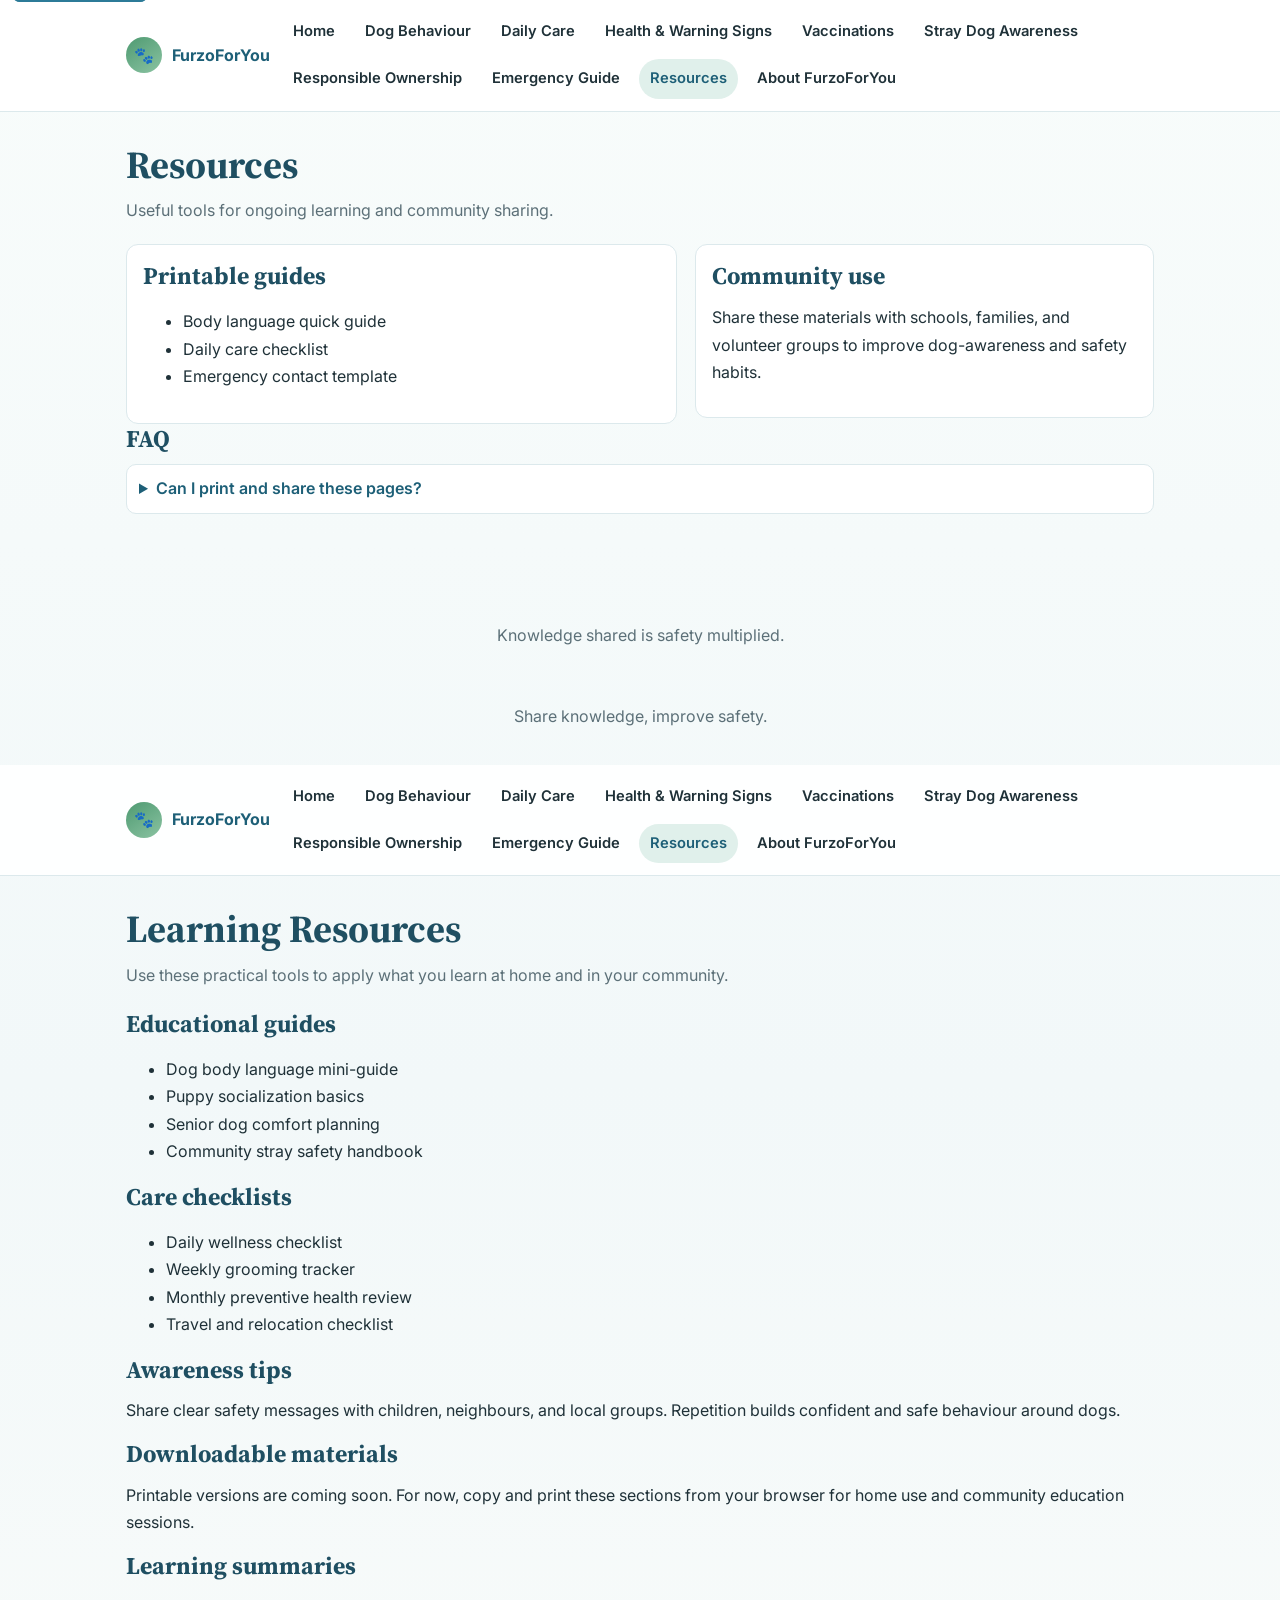
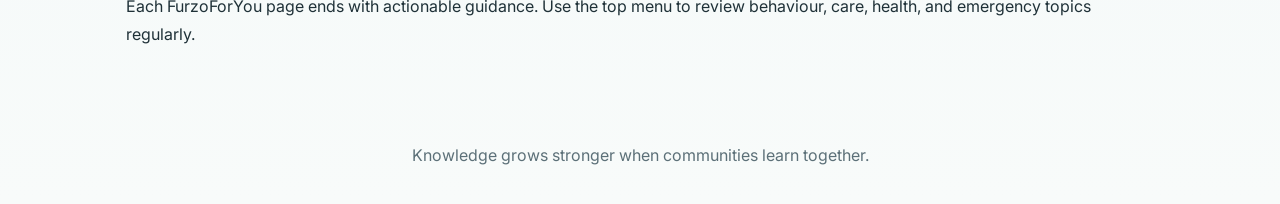
<file: resources.html>
<!DOCTYPE html><html lang="en"><head><meta charset="UTF-8" /><meta name="viewport" content="width=device-width, initial-scale=1.0" /><title>FurzoForYou | Resources</title><link rel="stylesheet" href="styles.css" /></head>
<body data-page="resources"><a class="skip-link" href="#main-content">Skip to content</a><header class="site-header"><div class="nav-wrap"><div class="brand"><span class="brand-logo">🐾</span>FurzoForYou</div><button class="nav-toggle" data-nav-toggle aria-expanded="false" aria-controls="site-nav">Menu</button><nav id="site-nav" data-nav aria-label="Primary"><ul><li><a href="home.html" data-page="home">Home</a></li><li><a href="dog-behaviour.html" data-page="behaviour">Dog Behaviour</a></li><li><a href="daily-care.html" data-page="care">Daily Care</a></li><li><a href="health-warning-signs.html" data-page="health">Health & Warning Signs</a></li><li><a href="vaccinations.html" data-page="vaccinations">Vaccinations</a></li><li><a href="stray-dog-awareness.html" data-page="stray">Stray Dog Awareness</a></li><li><a href="responsible-ownership.html" data-page="ownership">Responsible Ownership</a></li><li><a href="emergency-guide.html" data-page="emergency">Emergency Guide</a></li><li><a href="resources.html" data-page="resources">Resources</a></li><li><a href="about.html" data-page="about">About FurzoForYou</a></li></ul></nav></div></header>
<main id="main-content"><h1 class="page-title">Resources</h1><p class="lead">Useful tools for ongoing learning and community sharing.</p><section class="inline-grid"><article class="info-card"><h2>Printable guides</h2><ul><li>Body language quick guide</li><li>Daily care checklist</li><li>Emergency contact template</li></ul></article><article class="info-card"><h2>Community use</h2><p>Share these materials with schools, families, and volunteer groups to improve dog-awareness and safety habits.</p></article></section><section class="faq section"><h2>FAQ</h2><details><summary>Can I print and share these pages?</summary><p>Yes, educational sharing is encouraged.</p></details></section></main><footer class="site-footer">Knowledge shared is safety multiplied.</footer><script src="script.js"></script></body></html>
</main><footer class="site-footer">Share knowledge, improve safety.</footer><script src="script.js"></script></body></html>
<!DOCTYPE html>
<html lang="en">
<head><meta charset="UTF-8" /><meta name="viewport" content="width=device-width, initial-scale=1.0" /><title>FurzoForYou | Resources</title><link rel="stylesheet" href="styles.css" /></head>
<body data-page="resources">
<a class="skip-link" href="#main-content">Skip to content</a>
<header class="site-header"><div class="nav-wrap"><div class="brand"><span class="brand-logo">🐾</span>FurzoForYou</div><button class="nav-toggle" data-nav-toggle aria-expanded="false" aria-controls="site-nav">Menu</button><nav id="site-nav" data-nav><ul><li><a href="home.html" data-page="home">Home</a></li><li><a href="dog-behaviour.html" data-page="behaviour">Dog Behaviour</a></li><li><a href="daily-care.html" data-page="care">Daily Care</a></li><li><a href="health-warning-signs.html" data-page="health">Health & Warning Signs</a></li><li><a href="vaccinations.html" data-page="vaccinations">Vaccinations</a></li><li><a href="stray-dog-awareness.html" data-page="stray">Stray Dog Awareness</a></li><li><a href="responsible-ownership.html" data-page="ownership">Responsible Ownership</a></li><li><a href="emergency-guide.html" data-page="emergency">Emergency Guide</a></li><li><a href="resources.html" data-page="resources">Resources</a></li><li><a href="about.html" data-page="about">About FurzoForYou</a></li></ul></nav></div></header>
<main id="main-content">
<h1 class="page-title">Learning Resources</h1>
<p class="lead">Use these practical tools to apply what you learn at home and in your community.</p>
<section class="grid">
<article class="card"><h2>Educational guides</h2><ul><li>Dog body language mini-guide</li><li>Puppy socialization basics</li><li>Senior dog comfort planning</li><li>Community stray safety handbook</li></ul></article>
<article class="card"><h2>Care checklists</h2><ul><li>Daily wellness checklist</li><li>Weekly grooming tracker</li><li>Monthly preventive health review</li><li>Travel and relocation checklist</li></ul></article>
<article class="card"><h2>Awareness tips</h2><p>Share clear safety messages with children, neighbours, and local groups. Repetition builds confident and safe behaviour around dogs.</p></article>
<article class="card"><h2>Downloadable materials</h2><p>Printable versions are coming soon. For now, copy and print these sections from your browser for home use and community education sessions.</p></article>
<article class="card"><h2>Learning summaries</h2><p>Each FurzoForYou page ends with actionable guidance. Use the top menu to review behaviour, care, health, and emergency topics regularly.</p></article>
</section>
</main>
<footer class="site-footer">Knowledge grows stronger when communities learn together.</footer>
<script src="script.js"></script>
</body>
</html>
</file>
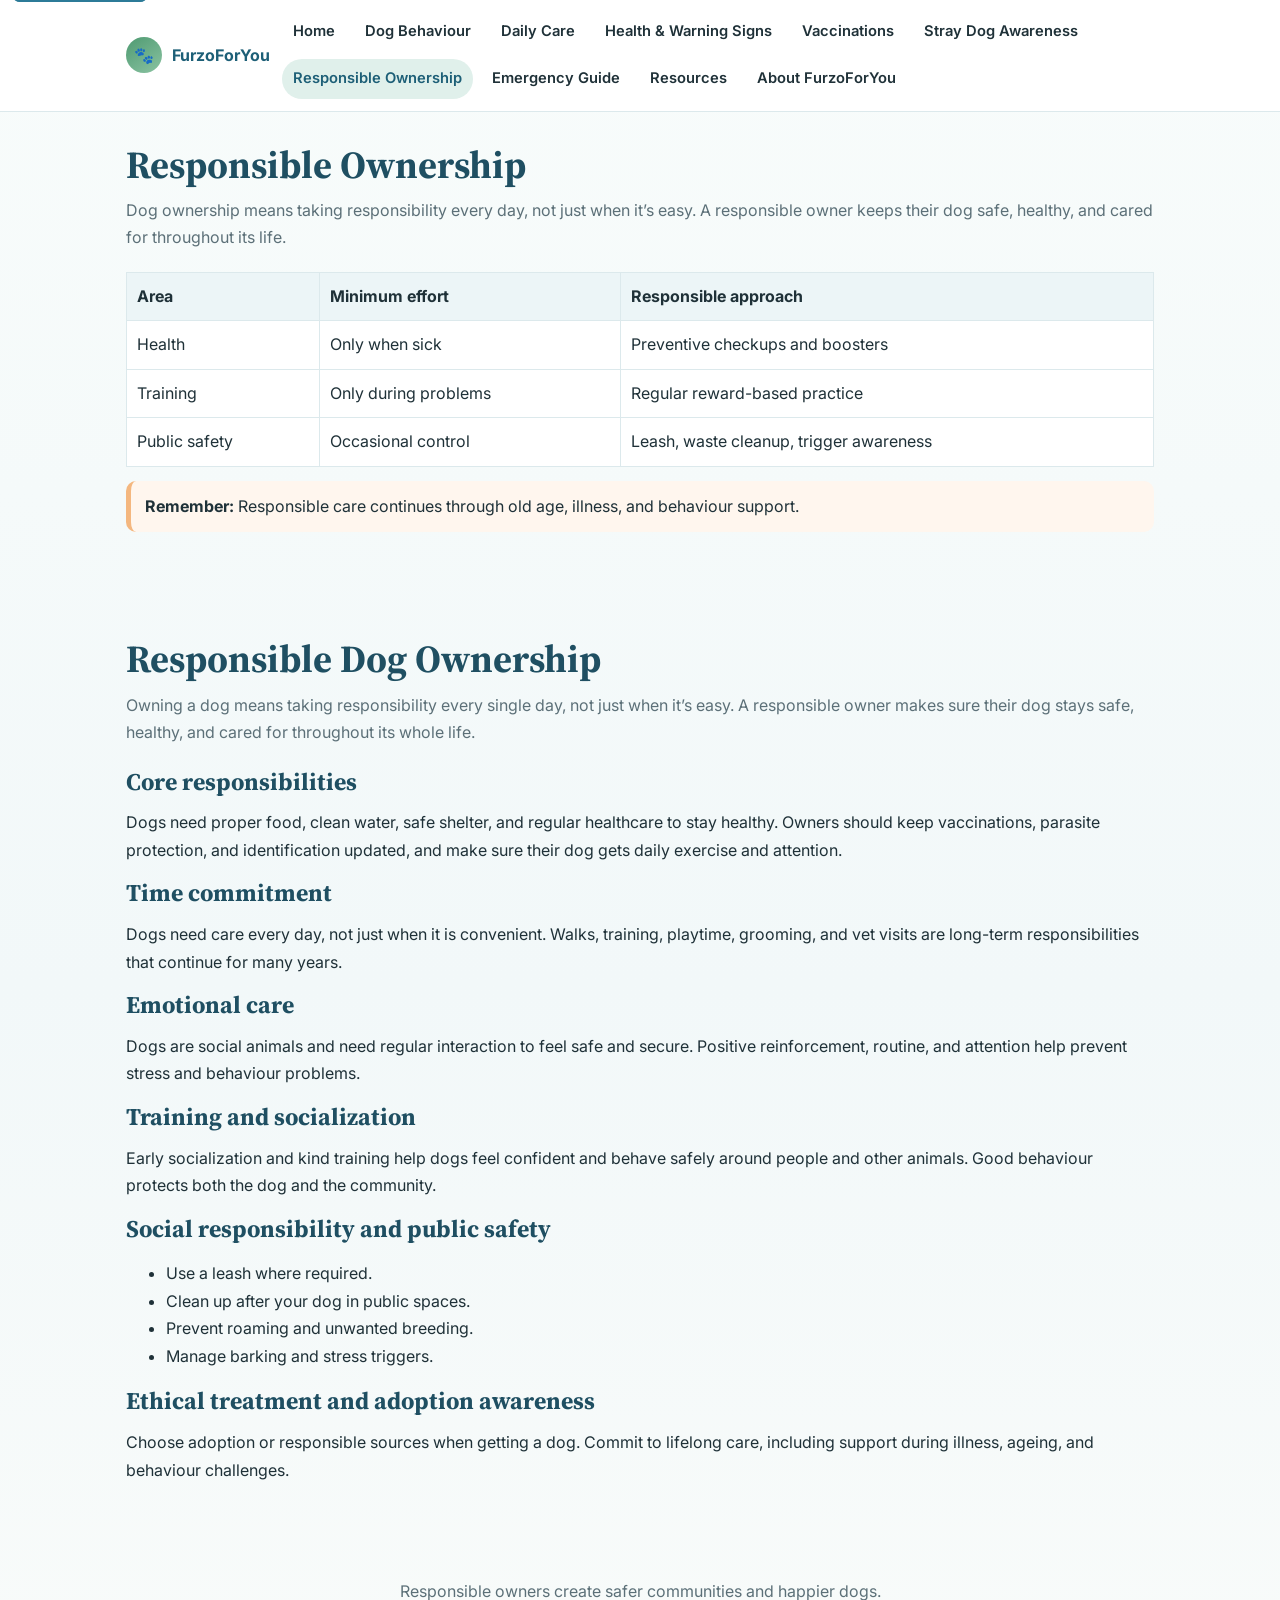
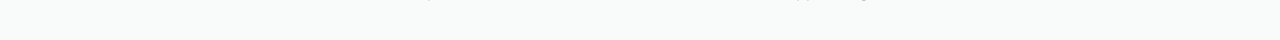
<file: responsible-ownership.html>
<!DOCTYPE html><html lang="en"><head><meta charset="UTF-8" /><meta name="viewport" content="width=device-width, initial-scale=1.0" /><title>FurzoForYou | Responsible Ownership</title><link rel="stylesheet" href="styles.css" /></head>
<body data-page="ownership"><a class="skip-link" href="#main-content">Skip to content</a><header class="site-header"><div class="nav-wrap"><div class="brand"><span class="brand-logo">🐾</span>FurzoForYou</div><button class="nav-toggle" data-nav-toggle aria-expanded="false" aria-controls="site-nav">Menu</button><nav id="site-nav" data-nav aria-label="Primary"><ul><li><a href="home.html" data-page="home">Home</a></li><li><a href="dog-behaviour.html" data-page="behaviour">Dog Behaviour</a></li><li><a href="daily-care.html" data-page="care">Daily Care</a></li><li><a href="health-warning-signs.html" data-page="health">Health & Warning Signs</a></li><li><a href="vaccinations.html" data-page="vaccinations">Vaccinations</a></li><li><a href="stray-dog-awareness.html" data-page="stray">Stray Dog Awareness</a></li><li><a href="responsible-ownership.html" data-page="ownership">Responsible Ownership</a></li><li><a href="emergency-guide.html" data-page="emergency">Emergency Guide</a></li><li><a href="resources.html" data-page="resources">Resources</a></li><li><a href="about.html" data-page="about">About FurzoForYou</a></li></ul></nav></div></header>
<main id="main-content"><h1 class="page-title">Responsible Ownership</h1><p class="lead">Dog ownership means taking responsibility every day, not just when it’s easy. A responsible owner keeps their dog safe, healthy, and cared for throughout its life.</p><section class="table-wrap"><table><tr><th>Area</th><th>Minimum effort</th><th>Responsible approach</th></tr><tr><td>Health</td><td>Only when sick</td><td>Preventive checkups and boosters</td></tr><tr><td>Training</td><td>Only during problems</td><td>Regular reward-based practice</td></tr><tr><td>Public safety</td><td>Occasional control</td><td>Leash, waste cleanup, trigger awareness</td></tr></table></section><section class="callout"><strong>Remember:</strong> Responsible care continues through old age, illness, and behaviour support.</section></main></body></html>
</main></body></html>

<!DOCTYPE html>
<html lang="en">
<head><meta charset="UTF-8" /><meta name="viewport" content="width=device-width, initial-scale=1.0" /><title>FurzoForYou | Responsible Ownership</title><link rel="stylesheet" href="styles.css" /></head>
<body data-page="ownership">
<a class="skip-link" href="#main-content">Skip to content</a>
<main id="main-content">
<h1 class="page-title">Responsible Dog Ownership</h1>
<p class="lead">Owning a dog means taking responsibility every single day, not just when it’s easy. A responsible owner makes sure their dog stays safe, healthy, and cared for throughout its whole life.</p>

<section class="grid">

<article class="card">
<h2>Core responsibilities</h2>
<p>Dogs need proper food, clean water, safe shelter, and regular healthcare to stay healthy. Owners should keep vaccinations, parasite protection, and identification updated, and make sure their dog gets daily exercise and attention.</p>
</article>

<article class="card">
<h2>Time commitment</h2>
<p>Dogs need care every day, not just when it is convenient. Walks, training, playtime, grooming, and vet visits are long-term responsibilities that continue for many years.</p>
</article>

<article class="card">
<h2>Emotional care</h2>
<p>Dogs are social animals and need regular interaction to feel safe and secure. Positive reinforcement, routine, and attention help prevent stress and behaviour problems.</p>
</article>

<article class="card">
<h2>Training and socialization</h2>
<p>Early socialization and kind training help dogs feel confident and behave safely around people and other animals. Good behaviour protects both the dog and the community.</p>
</article>

<article class="card">
<h2>Social responsibility and public safety</h2>
<ul>
<li>Use a leash where required.</li>
<li>Clean up after your dog in public spaces.</li>
<li>Prevent roaming and unwanted breeding.</li>
<li>Manage barking and stress triggers.</li>
</ul>
</article>

<article class="card">
<h2>Ethical treatment and adoption awareness</h2>
<p>Choose adoption or responsible sources when getting a dog. Commit to lifelong care, including support during illness, ageing, and behaviour challenges.</p>
</article>

</section>
</main>

<footer class="site-footer">Responsible owners create safer communities and happier dogs.</footer>
<script src="script.js"></script>
</body>
</html>
</file>
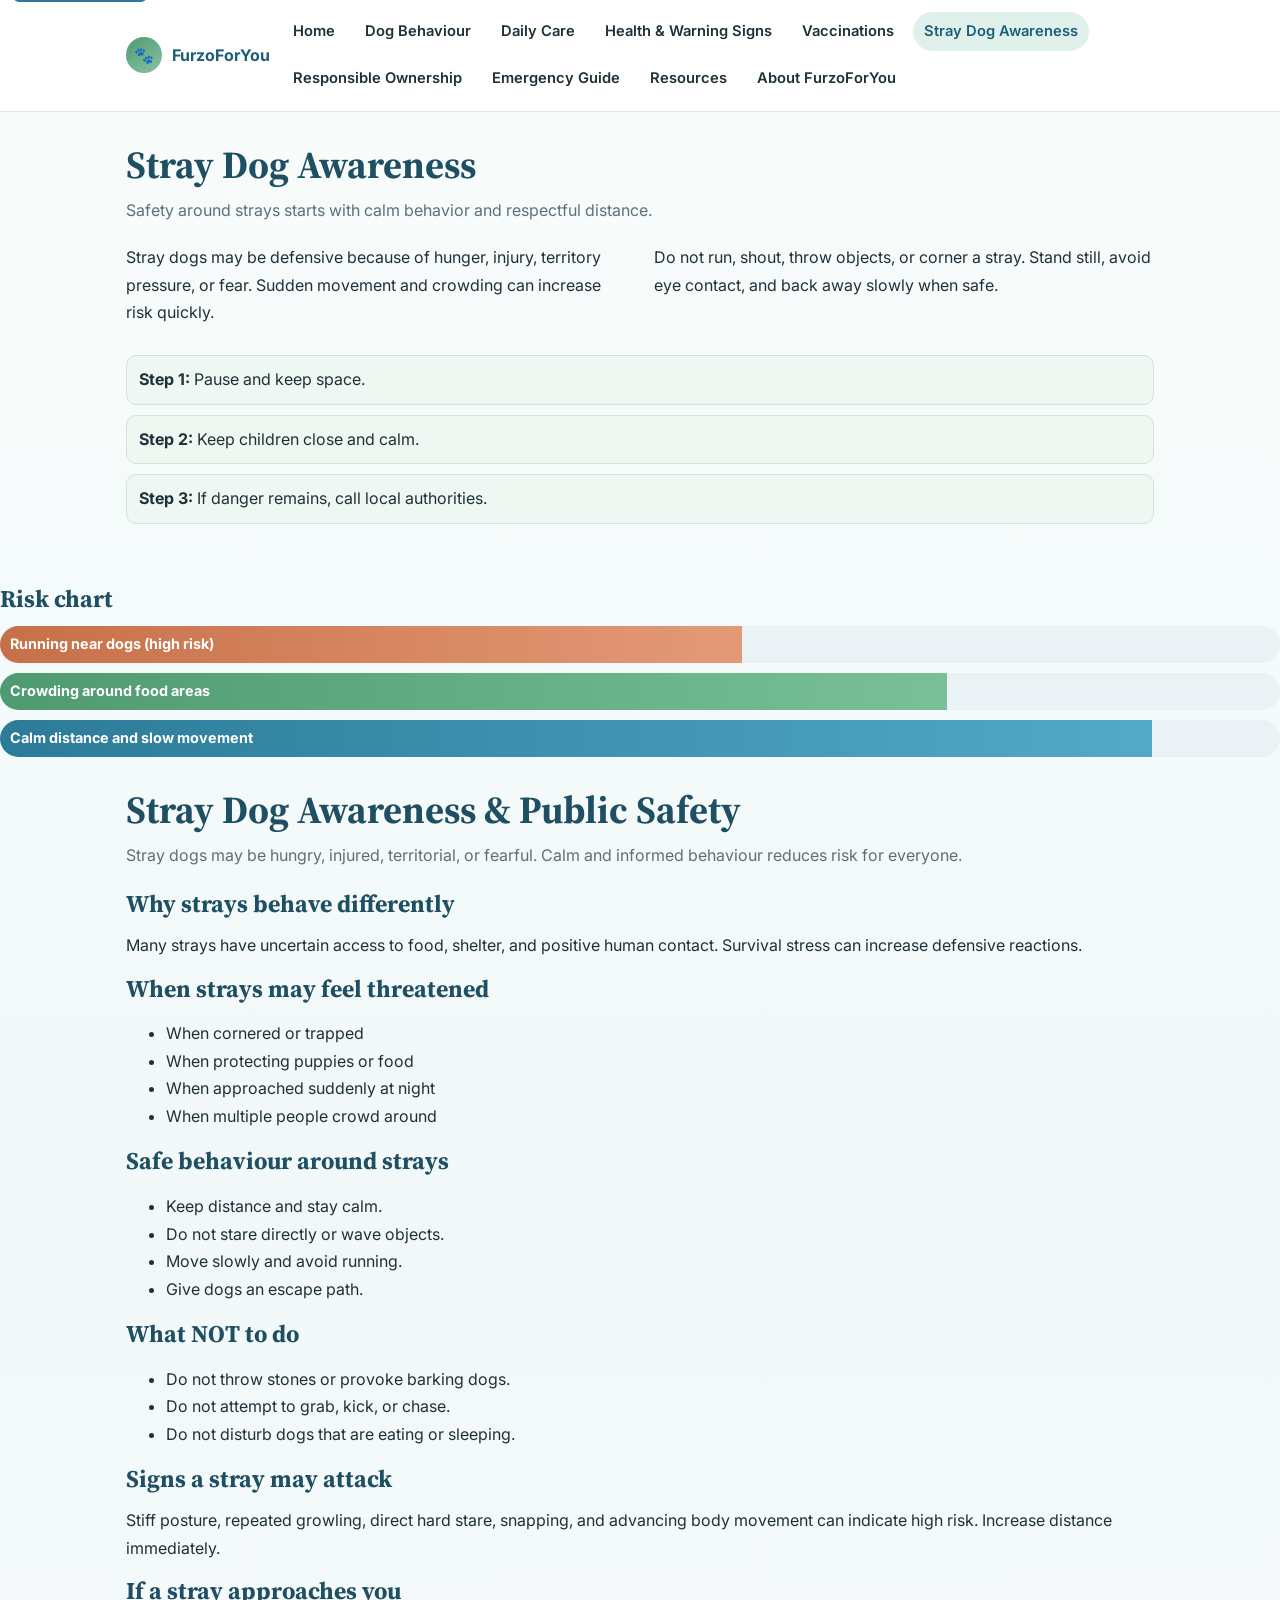
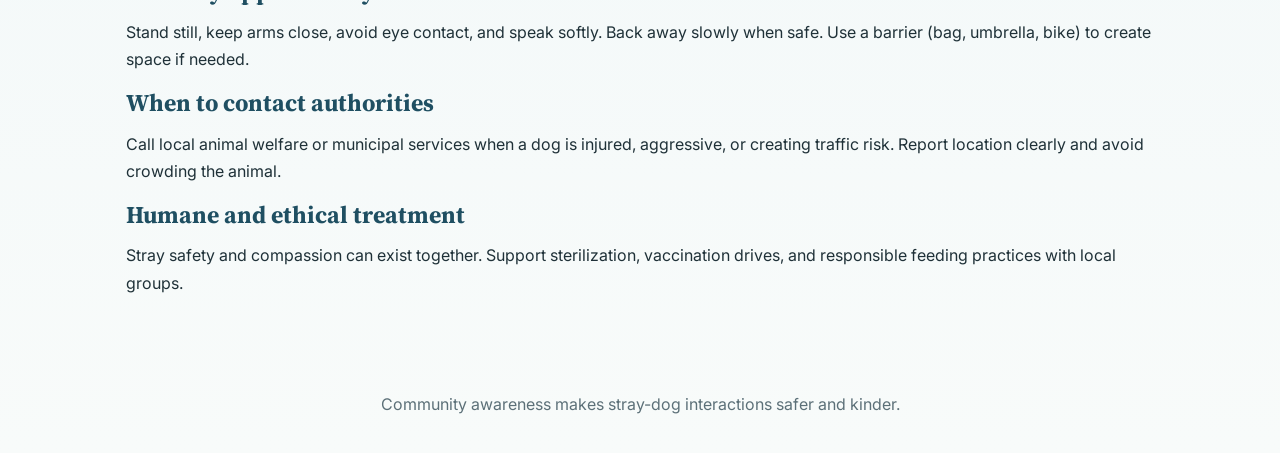
<file: stray-dog-awareness.html>
<!DOCTYPE html><html lang="en"><head><meta charset="UTF-8" /><meta name="viewport" content="width=device-width, initial-scale=1.0" /><title>FurzoForYou | Stray Dog Awareness</title><link rel="stylesheet" href="styles.css" /></head>
<body data-page="stray"><a class="skip-link" href="#main-content">Skip to content</a><header class="site-header"><div class="nav-wrap"><div class="brand"><span class="brand-logo">🐾</span>FurzoForYou</div><button class="nav-toggle" data-nav-toggle aria-expanded="false" aria-controls="site-nav">Menu</button><nav id="site-nav" data-nav aria-label="Primary"><ul><li><a href="home.html" data-page="home">Home</a></li><li><a href="dog-behaviour.html" data-page="behaviour">Dog Behaviour</a></li><li><a href="daily-care.html" data-page="care">Daily Care</a></li><li><a href="health-warning-signs.html" data-page="health">Health & Warning Signs</a></li><li><a href="vaccinations.html" data-page="vaccinations">Vaccinations</a></li><li><a href="stray-dog-awareness.html" data-page="stray">Stray Dog Awareness</a></li><li><a href="responsible-ownership.html" data-page="ownership">Responsible Ownership</a></li><li><a href="emergency-guide.html" data-page="emergency">Emergency Guide</a></li><li><a href="resources.html" data-page="resources">Resources</a></li><li><a href="about.html" data-page="about">About FurzoForYou</a></li></ul></nav></div></header>
<main id="main-content"><h1 class="page-title">Stray Dog Awareness</h1><p class="lead">Safety around strays starts with calm behavior and respectful distance.</p><section class="section content-flow two"><p>Stray dogs may be defensive because of hunger, injury, territory pressure, or fear. Sudden movement and crowding can increase risk quickly.</p><p>Do not run, shout, throw objects, or corner a stray. Stand still, avoid eye contact, and back away slowly when safe.</p></section><section class="flow"><div class="flow-step"><strong>Step 1:</strong> Pause and keep space.</div><div class="flow-step"><strong>Step 2:</strong> Keep children close and calm.</div><div class="flow-step"><strong>Step 3:</strong> If danger remains, call local authorities.</div></section></main></body></html>
<section class="split"><article class="panel"><h2>Risk chart</h2><div class="chart-bars"><div class="bar"><span class="v3">Running near dogs (high risk)</span></div><div class="bar"><span class="v2">Crowding around food areas</span></div><div class="bar"><span class="v1">Calm distance and slow movement</span></div></div></article><aside class="panel soft"></main></body></html>
<!DOCTYPE html>
<html lang="en">
<head><meta charset="UTF-8" /><meta name="viewport" content="width=device-width, initial-scale=1.0" /><title>FurzoForYou | Stray Dog Awareness</title><link rel="stylesheet" href="styles.css" /></head>
<body data-page="stray">
<a class="skip-link" href="#main-content">Skip to content</a>
<main id="main-content">
<h1 class="page-title">Stray Dog Awareness & Public Safety</h1>
<p class="lead">Stray dogs may be hungry, injured, territorial, or fearful. Calm and informed behaviour reduces risk for everyone.</p>
<section class="grid">
<article class="card"><h2>Why strays behave differently</h2><p>Many strays have uncertain access to food, shelter, and positive human contact. Survival stress can increase defensive reactions.</p></article>
<article class="card"><h2>When strays may feel threatened</h2><ul><li>When cornered or trapped</li><li>When protecting puppies or food</li><li>When approached suddenly at night</li><li>When multiple people crowd around</li></ul></article>
<article class="card"><h2>Safe behaviour around strays</h2><ul><li>Keep distance and stay calm.</li><li>Do not stare directly or wave objects.</li><li>Move slowly and avoid running.</li><li>Give dogs an escape path.</li></ul></article>
<article class="card warning"><h2>What NOT to do</h2><ul><li>Do not throw stones or provoke barking dogs.</li><li>Do not attempt to grab, kick, or chase.</li><li>Do not disturb dogs that are eating or sleeping.</li></ul></article>
<article class="card"><h2>Signs a stray may attack</h2><p>Stiff posture, repeated growling, direct hard stare, snapping, and advancing body movement can indicate high risk. Increase distance immediately.</p></article>
<article class="card"><h2>If a stray approaches you</h2><p>Stand still, keep arms close, avoid eye contact, and speak softly. Back away slowly when safe. Use a barrier (bag, umbrella, bike) to create space if needed.</p></article>
<article class="card"><h2>When to contact authorities</h2><p>Call local animal welfare or municipal services when a dog is injured, aggressive, or creating traffic risk. Report location clearly and avoid crowding the animal.</p></article>
<article class="card"><h2>Humane and ethical treatment</h2><p>Stray safety and compassion can exist together. Support sterilization, vaccination drives, and responsible feeding practices with local groups.</p></article>
</section>
</main>
<footer class="site-footer">Community awareness makes stray-dog interactions safer and kinder.</footer>
<script src="script.js"></script>
</body>
</html>
</file>
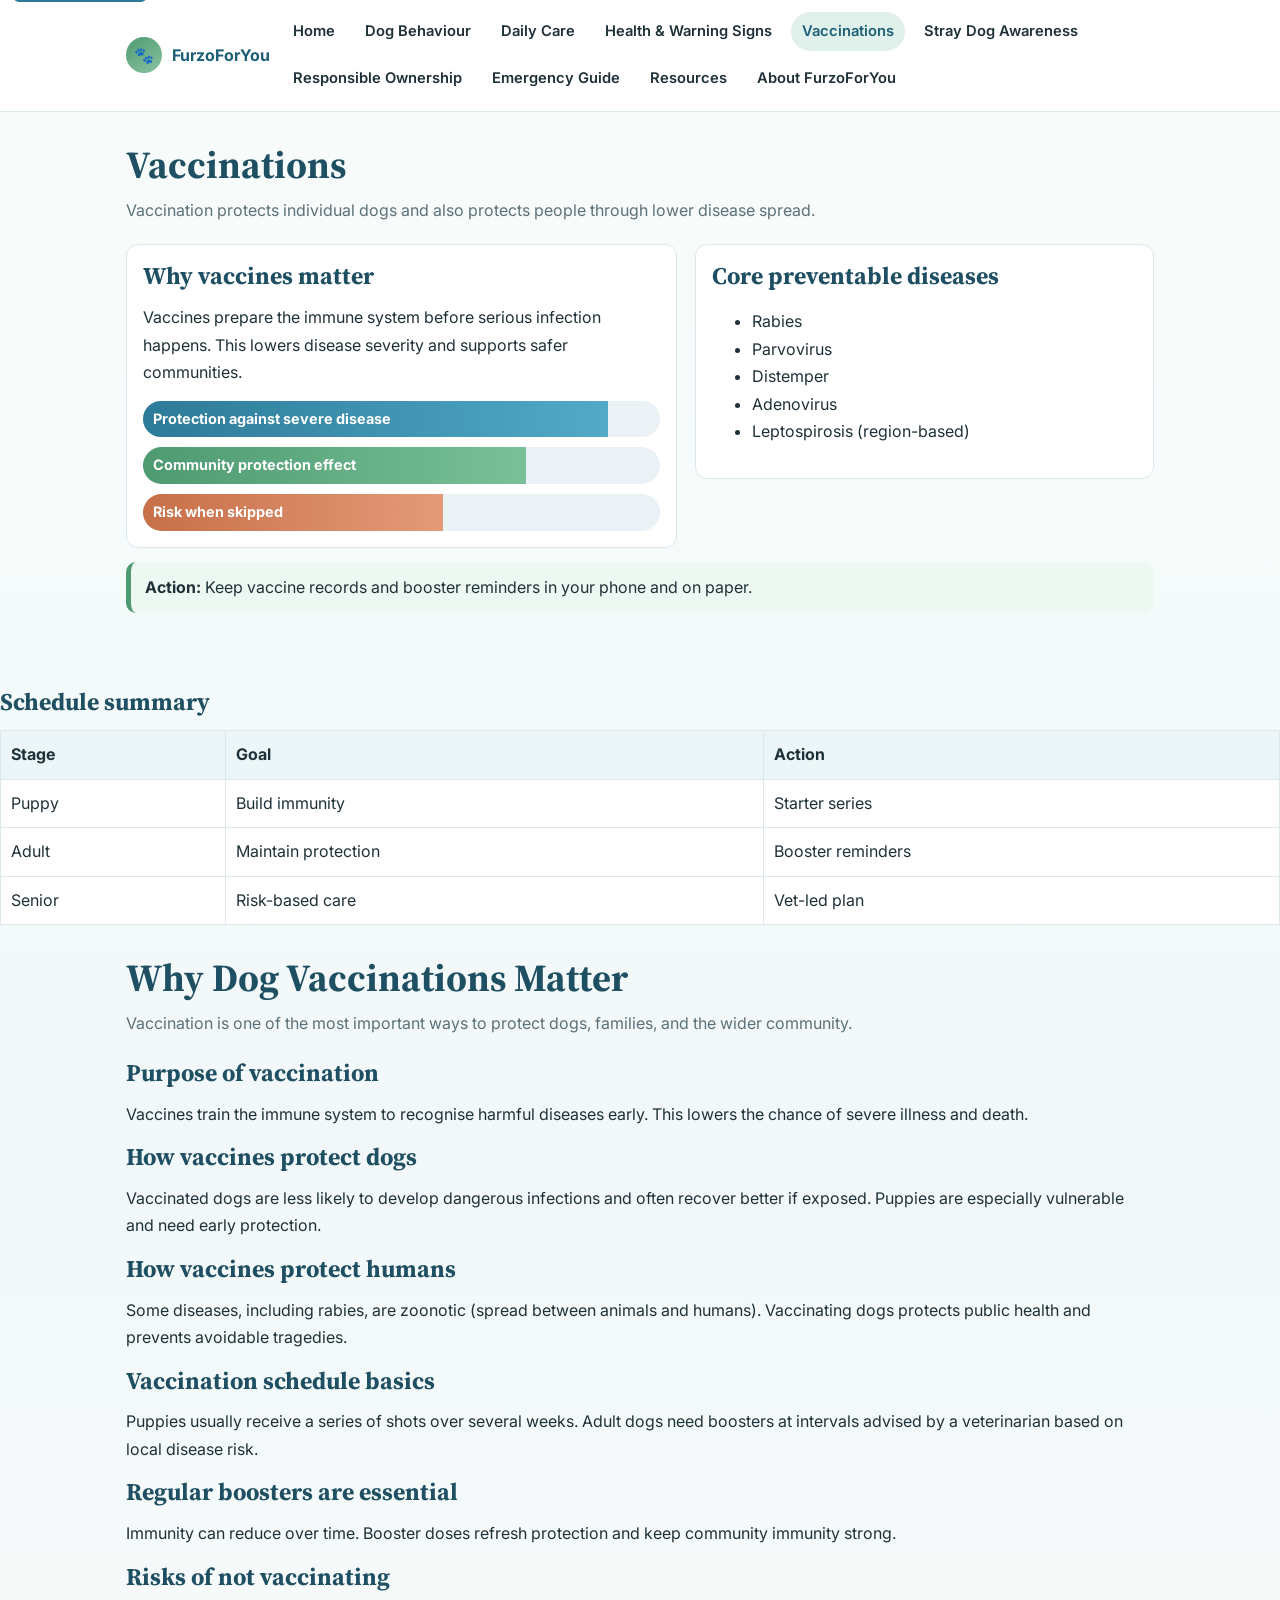
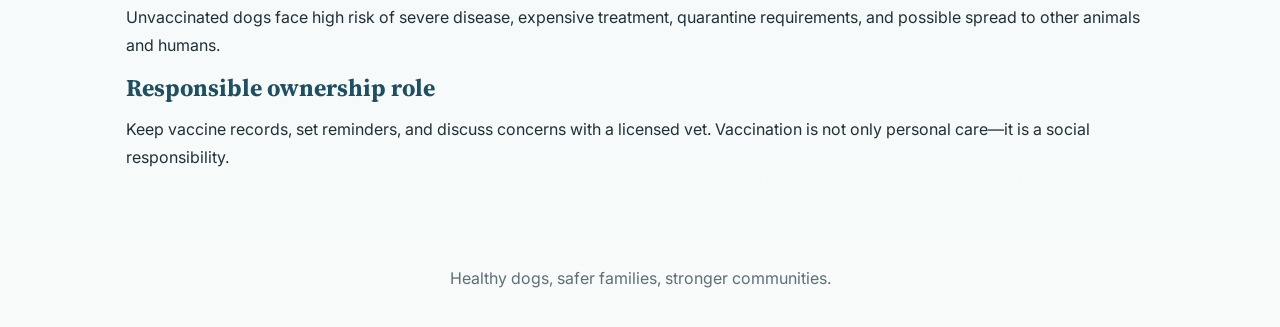
<file: vaccinations.html>
<!DOCTYPE html><html lang="en"><head><meta charset="UTF-8" /><meta name="viewport" content="width=device-width, initial-scale=1.0" /><title>FurzoForYou | Vaccinations</title><link rel="stylesheet" href="styles.css" /></head>
<body data-page="vaccinations"><a class="skip-link" href="#main-content">Skip to content</a><header class="site-header"><div class="nav-wrap"><div class="brand"><span class="brand-logo">🐾</span>FurzoForYou</div><button class="nav-toggle" data-nav-toggle aria-expanded="false" aria-controls="site-nav">Menu</button><nav id="site-nav" data-nav aria-label="Primary"><ul><li><a href="home.html" data-page="home">Home</a></li><li><a href="dog-behaviour.html" data-page="behaviour">Dog Behaviour</a></li><li><a href="daily-care.html" data-page="care">Daily Care</a></li><li><a href="health-warning-signs.html" data-page="health">Health & Warning Signs</a></li><li><a href="vaccinations.html" data-page="vaccinations">Vaccinations</a></li><li><a href="stray-dog-awareness.html" data-page="stray">Stray Dog Awareness</a></li><li><a href="responsible-ownership.html" data-page="ownership">Responsible Ownership</a></li><li><a href="emergency-guide.html" data-page="emergency">Emergency Guide</a></li><li><a href="resources.html" data-page="resources">Resources</a></li><li><a href="about.html" data-page="about">About FurzoForYou</a></li></ul></nav></div></header>
<main id="main-content"><h1 class="page-title">Vaccinations</h1><p class="lead">Vaccination protects individual dogs and also protects people through lower disease spread.</p><section class="inline-grid"><article class="info-card"><h2>Why vaccines matter</h2><p>Vaccines prepare the immune system before serious infection happens. This lowers disease severity and supports safer communities.</p><div class="chart-bars"><div class="bar"><span class="v1">Protection against severe disease</span></div><div class="bar"><span class="v2">Community protection effect</span></div><div class="bar"><span class="v3">Risk when skipped</span></div></div></article><article class="info-card"><h2>Core preventable diseases</h2><ul><li>Rabies</li><li>Parvovirus</li><li>Distemper</li><li>Adenovirus</li><li>Leptospirosis (region-based)</li></ul></article></section><section class="callout safe"><strong>Action:</strong> Keep vaccine records and booster reminders in your phone and on paper.</section></main></body></html>
<section class="panel"><h2>Schedule summary</h2><div class="table-wrap"><table class="compare"><tr><th>Stage</th><th>Goal</th><th>Action</th></tr><tr><td>Puppy</td><td>Build immunity</td><td>Starter series</td></tr><tr><td>Adult</td><td>Maintain protection</td><td>Booster reminders</td></tr><tr><td>Senior</td><td>Risk-based care</td><td>Vet-led plan</td></tr></table></div></section>
</main></body></html>
<!DOCTYPE html>
<html lang="en">
<head><meta charset="UTF-8" /><meta name="viewport" content="width=device-width, initial-scale=1.0" /><title>FurzoForYou | Vaccinations</title><link rel="stylesheet" href="styles.css" /></head>
<body data-page="vaccinations">
<a class="skip-link" href="#main-content">Skip to content</a>
<main id="main-content">
<h1 class="page-title">Why Dog Vaccinations Matter</h1>
<p class="lead">Vaccination is one of the most important ways to protect dogs, families, and the wider community.</p>
<section class="grid">
<article class="card"><h2>Purpose of vaccination</h2><p>Vaccines train the immune system to recognise harmful diseases early. This lowers the chance of severe illness and death.</p></article>
<article class="card"><h2>How vaccines protect dogs</h2><p>Vaccinated dogs are less likely to develop dangerous infections and often recover better if exposed. Puppies are especially vulnerable and need early protection.</p></article>
<article class="card"><h2>How vaccines protect humans</h2><p>Some diseases, including rabies, are zoonotic (spread between animals and humans). Vaccinating dogs protects public health and prevents avoidable tragedies.</p></article>
<article class="card"><h2>Vaccination schedule basics</h2><p>Puppies usually receive a series of shots over several weeks. Adult dogs need boosters at intervals advised by a veterinarian based on local disease risk.</p></article>
<article class="card"><h2>Regular boosters are essential</h2><p>Immunity can reduce over time. Booster doses refresh protection and keep community immunity strong.</p></article>
<article class="card warning"><h2>Risks of not vaccinating</h2><p>Unvaccinated dogs face high risk of severe disease, expensive treatment, quarantine requirements, and possible spread to other animals and humans.</p></article>
<article class="card"><h2>Responsible ownership role</h2><p>Keep vaccine records, set reminders, and discuss concerns with a licensed vet. Vaccination is not only personal care—it is a social responsibility.</p></article>
</section>
</main>
<footer class="site-footer">Healthy dogs, safer families, stronger communities.</footer>
<script src="script.js"></script>
</body>
</html>
</file>
<file: styles.css>
@import url('https://fonts.googleapis.com/css2?family=Inter:wght@400;500;600;700&family=Source+Serif+4:wght@600;700&display=swap');

:root {
  --bg: #f6faf9;
  --surface: #ffffff;
  --text: #1f3138;
  --muted: #5c7078;
  --primary: #2c7b98;
  --primary-dark: #1d5f77;
  --accent: #4e9a71;
  --warm: #f4b77f;
  --border: #dce9ec;
  --shadow: 0 8px 24px rgba(22, 53, 64, 0.08);
  --max: 1060px;
}

* { box-sizing: border-box; }
html { scroll-behavior: smooth; }
body {
  margin: 0;
  font-family: 'Inter', 'Segoe UI', sans-serif;
  color: var(--text);
  background: linear-gradient(180deg, #f8fcfb 0%, #f2f8f9 60%, #f8fbfa 100%);
  line-height: 1.72;
  animation: fadeIn .35s ease;
}
@keyframes fadeIn { from { opacity: 0; transform: translateY(4px);} to {opacity:1; transform:none;} }

h1,h2,h3 { font-family: 'Source Serif 4', Georgia, serif; margin: 0 0 12px; line-height: 1.28; color: #1f4f62; }
p { margin: 0 0 14px; }
a { color: var(--primary); text-decoration: none; }
a:hover, a:focus { text-decoration: underline; }

.skip-link { position: absolute; top: -42px; left: 12px; background: var(--primary); color: #fff; padding: 8px 12px; border-radius: 8px; z-index: 1000; }
.skip-link:focus { top: 10px; }

.site-header { background: rgba(255,255,255,.95); border-bottom: 1px solid var(--border); }
.nav-wrap { max-width: var(--max); margin: 0 auto; padding: 12px 16px; display: flex; align-items: center; justify-content: space-between; gap: 12px; }
.brand { display: flex; align-items: center; gap: 10px; color: var(--primary-dark); font-weight: 700; }
.brand-logo { width: 36px; height: 36px; border-radius: 50%; display: grid; place-items: center; color: #fff; background: linear-gradient(145deg, var(--accent), #8bc3a2); }
.nav-toggle { display:none; border:none; padding:8px 12px; border-radius:999px; font-weight:600; background:#e9f4f5; color:var(--primary-dark); }
nav ul { display:flex; flex-wrap:wrap; gap:8px; list-style:none; margin:0; padding:0; }
nav a { display:inline-block; padding:7px 11px; border-radius:999px; color:var(--text); font-weight:600; font-size:.92rem; }
nav a.active, nav a:hover, nav a:focus { background:#e0f0eb; color:var(--primary-dark); text-decoration:none; }

main { max-width: var(--max); margin: 0 auto; padding: 28px 16px 60px; }
.hero { padding: 34px; background: linear-gradient(135deg, #d9eef5, #ebf7e8); border-radius: 18px; box-shadow: var(--shadow); margin-bottom: 24px; }
.hero h1 { font-size: clamp(2rem, 4vw, 2.9rem); }
.hero p { font-size: 1.08rem; color: #29454f; }
.button { display:inline-block; background: var(--primary); color:#fff; padding: 10px 18px; border-radius: 999px; font-weight:700; }
.button:hover, .button:focus { background: var(--primary-dark); text-decoration:none; }

.page-title { font-size: clamp(1.8rem, 3vw, 2.4rem); margin-bottom: 8px; }
.lead { color: var(--muted); margin-bottom: 20px; }

.content-flow { column-gap: 28px; }
.content-flow.two { columns: 2 320px; }
.content-flow p { break-inside: avoid; }

.visual-break { height: 10px; border-radius: 999px; background: linear-gradient(90deg, #cfe7ef, #deefd7, #f7dfc4); margin: 18px 0 24px; }
.section { margin-bottom: 28px; }
.section h2 { margin-bottom: 10px; }

.key-facts { display:grid; grid-template-columns:repeat(auto-fit,minmax(180px,1fr)); gap:12px; margin: 14px 0 20px; }
.fact { background:#fff; border:1px solid var(--border); border-radius: 12px; padding: 12px; }
.fact strong { display:block; color:var(--primary-dark); font-size:1.3rem; }

.callout { background:#fff6ee; border-left:5px solid var(--warm); border-radius:10px; padding:12px 14px; margin: 14px 0; }
.safe { background:#eef8f2; border-left-color: var(--accent); }

.inline-grid { display:grid; grid-template-columns: 1.2fr 1fr; gap:18px; align-items:start; }
.info-card { background: var(--surface); border:1px solid var(--border); border-radius:12px; padding:16px; }

.table-wrap { overflow-x:auto; }
table { width:100%; border-collapse: collapse; background:#fff; }
th,td { border:1px solid var(--border); padding:10px; text-align:left; }
th { background:#ecf5f7; }

.chart-bars { display:grid; gap:10px; margin-top:10px; }
.bar { background:#eaf2f5; border-radius:999px; overflow:hidden; font-size:.9rem; }
.bar span { display:block; color:#fff; font-weight:700; padding:6px 10px; }
.v1 { width: 90%; background:linear-gradient(90deg,#2c7b98,#52a9c8); }
.v2 { width: 74%; background:linear-gradient(90deg,#4e9a71,#79c098); }
.v3 { width: 58%; background:linear-gradient(90deg,#c77048,#e49a78); }

.flow { display:grid; gap:10px; }
.flow-step { background:#eef7f1; border:1px solid #d2e5d8; border-radius:10px; padding:10px 12px; }

.faq details { background:#fff; border:1px solid var(--border); border-radius:10px; padding:10px 12px; margin-bottom:8px; }
.faq summary { cursor:pointer; font-weight:600; color: var(--primary-dark); }

.cta-band { margin-top: 26px; background:#e7f2f7; border:1px solid #cde2ea; border-radius:14px; padding:18px; display:flex; justify-content:space-between; gap:12px; align-items:center; }

.site-footer { text-align:center; color:var(--muted); padding:20px 14px 34px; }

@media (max-width: 900px) {
  .nav-toggle { display:inline-block; }
  nav { display:none; width:100%; }
  nav.open { display:block; }
  nav ul { flex-direction:column; background:#fff; border:1px solid var(--border); border-radius:10px; padding:8px; }
  nav a { width:100%; }
  .nav-wrap { flex-wrap:wrap; }
  .hero { padding:24px; }
  .inline-grid { grid-template-columns:1fr; }
  .cta-band { flex-direction:column; align-items:flex-start; }
@import url('https://fonts.googleapis.com/css2?family=Nunito:wght@400;600;700;800&family=Quicksand:wght@500;600;700&display=swap');

:root {
  --bg: #f3f8f8;
  --surface: #ffffff;
  --primary: #2c7b98;
  --primary-dark: #1f5f77;
  --secondary: #4d976b;
  --accent: #efb782;
  --text: #1d2d34;
  --muted: #51656d;
  --warning: #c8663e;
  --soft-border: #dcebed;
  --shadow: 0 12px 26px rgba(22, 53, 64, 0.09);
  --radius: 16px;
  --max-width: 1140px;
}

* { box-sizing: border-box; }
body {
  margin: 0;
  font-family: 'Nunito', 'Segoe UI', Arial, sans-serif;
  color: var(--text);
  background: linear-gradient(180deg, #f5f9f8 0%, #edf5f7 60%, #eff7f3 100%);
  line-height: 1.72;
}
h1, h2, h3 { margin-top: 0; font-family: 'Quicksand', 'Nunito', sans-serif; letter-spacing: .2px; }
a { color: var(--primary); text-decoration: none; }
a:hover, a:focus { text-decoration: underline; }

.skip-link { position: absolute; top: -44px; left: 12px; background: var(--primary); color: #fff; padding: 9px 13px; border-radius: 10px; z-index: 1000; }
.skip-link:focus { top: 12px; }

.site-header { position: sticky; top: 0; z-index: 999; background: rgba(255,255,255,.95); backdrop-filter: blur(8px); border-bottom: 1px solid rgba(79,151,107,.18); }
.nav-wrap { max-width: var(--max-width); margin: 0 auto; padding: 12px 16px; display: flex; align-items: center; justify-content: space-between; gap: 12px; }
.brand { display: flex; align-items: center; gap: 10px; color: var(--primary-dark); font-weight: 800; font-size: 1.07rem; }
.brand-logo { width: 40px; height: 40px; display: grid; place-items: center; border-radius: 50%; background: linear-gradient(145deg, var(--secondary), #95cdb0); color: #fff; }
.nav-toggle { display: none; border: none; background: #e6f1f2; color: var(--primary-dark); padding: 9px 13px; border-radius: 999px; font-family: inherit; font-weight: 700; cursor: pointer; }
nav ul { list-style: none; margin: 0; padding: 0; display: flex; gap: 8px; flex-wrap: wrap; }
nav a { display: inline-block; padding: 8px 12px; border-radius: 999px; color: var(--text); font-size: .92rem; font-weight: 700; }
nav a.active, nav a:hover, nav a:focus { background: #def0eb; color: var(--primary-dark); text-decoration: none; }

main { max-width: var(--max-width); margin: 0 auto; padding: 28px 16px 64px; }
.hero { background: linear-gradient(135deg,#d4ebf4,#e8f5e3); border-radius: 20px; padding: 36px; box-shadow: var(--shadow); margin-bottom: 22px; }
.hero h1 { font-size: clamp(1.9rem,4vw,2.95rem); line-height: 1.2; color: var(--primary-dark); margin-bottom: 12px; }
.hero p { font-size: 1.09rem; color: #234550; }
.button { display: inline-block; padding: 11px 22px; border-radius: 999px; background: var(--primary); color: #fff; font-weight: 800; }
.button:hover,.button:focus { background: var(--primary-dark); text-decoration: none; }
.banner { background: #fff3e7; border-left: 6px solid var(--accent); border-radius: 12px; padding: 16px 18px; margin-bottom: 22px; }
.page-title { margin: 8px 0 4px; font-size: clamp(1.75rem,3.2vw,2.45rem); color: var(--primary-dark); }
.lead { color: var(--muted); margin-bottom: 20px; }

.grid { display: grid; grid-template-columns: repeat(auto-fit, minmax(245px, 1fr)); gap: 16px; }
.card { background: var(--surface); border-radius: var(--radius); border: 1px solid var(--soft-border); box-shadow: var(--shadow); padding: 20px; }
.card h2,.card h3 { color: var(--primary-dark); font-size: 1.25rem; }
.card ul,.card ol { margin: 0; padding-left: 20px; }
.card li { margin: 0 0 7px; }

.split { display: grid; grid-template-columns: 1.3fr 1fr; gap: 16px; margin-bottom: 18px; }
.panel { background: #ffffff; border: 1px solid var(--soft-border); border-radius: 16px; padding: 18px; box-shadow: var(--shadow); }
.panel.soft { background: #eef6f8; }

.stats { display: grid; grid-template-columns: repeat(auto-fit, minmax(160px,1fr)); gap: 12px; margin-bottom: 16px; }
.stat { background: #f0f8f3; border: 1px solid #cfe3d8; border-radius: 14px; padding: 14px; text-align: center; }
.stat strong { display: block; font-size: 1.6rem; color: var(--primary-dark); }

.chart-bars { display: grid; gap: 10px; }
.bar { background: #ecf3f6; border-radius: 999px; overflow: hidden; font-size: .92rem; }
.bar span { display: block; padding: 6px 10px; color: #fff; font-weight: 700; }
.bar .v1 { width: 92%; background: linear-gradient(90deg,#2c7b98,#3f9ec0); }
.bar .v2 { width: 76%; background: linear-gradient(90deg,#4d976b,#71bc90); }
.bar .v3 { width: 60%; background: linear-gradient(90deg,#c8663e,#e08f68); }

.table-wrap { overflow-x: auto; }
table.compare { width: 100%; border-collapse: collapse; background: #fff; border-radius: 12px; overflow: hidden; }
table.compare th, table.compare td { border: 1px solid #dbe8eb; padding: 10px; text-align: left; vertical-align: top; }
table.compare th { background: #e8f3f5; color: var(--primary-dark); }

.timeline { border-left: 3px solid #b9d9cc; margin-left: 8px; padding-left: 16px; display: grid; gap: 12px; }
.timeline-step { background: #fff; border: 1px solid #dbe8eb; border-radius: 12px; padding: 12px; position: relative; }
.timeline-step::before { content: ''; position: absolute; left: -24px; top: 16px; width: 10px; height: 10px; border-radius: 50%; background: var(--secondary); }

.diagram { background: #f0f7fb; border: 1px dashed #b8d7e4; border-radius: 14px; padding: 12px; margin-top: 10px; }
.diagram svg { width: 100%; height: auto; }

.warning { background: #fff0e9; border-left: 6px solid var(--warning); }
.icon-title { display: flex; align-items: center; gap: 8px; }
.icon { width: 32px; height: 32px; border-radius: 50%; display: grid; place-items: center; color: #fff; font-weight: 700; background: var(--secondary); }
.flow { display: grid; gap: 10px; }
.flow-step { background: #ebf6f0; border: 1px solid #d0e5d8; border-radius: 12px; padding: 12px 14px; }

.faq details { background: #fff; border: 1px solid #dcebed; border-radius: 12px; padding: 10px 12px; margin-bottom: 8px; }
.faq summary { cursor: pointer; font-weight: 700; color: var(--primary-dark); }

.site-footer { text-align: center; color: var(--muted); padding: 24px 14px 36px; }

@media (max-width: 900px) {
  .nav-toggle { display: inline-block; }
  nav { display: none; width: 100%; }
  nav.open { display: block; }
  nav ul { margin-top: 10px; flex-direction: column; align-items: stretch; background: #fff; border-radius: 12px; box-shadow: var(--shadow); padding: 8px; }
  nav a { width: 100%; }
  .nav-wrap { flex-wrap: wrap; }
  .hero { padding: 24px; }
  .split { grid-template-columns: 1fr; }
:root {
  --bg: #f4f8f7;
  --card: #ffffff;
  --primary: #2f7a9a;
  --primary-dark: #225d75;
  --secondary: #4f9368;
  --accent: #f2b880;
  --text: #1f2d33;
  --muted: #51646d;
  --warning: #c56338;
  --shadow: 0 10px 25px rgba(31, 45, 51, 0.08);
  --radius: 16px;
  --max-width: 1100px;
}

* {
  box-sizing: border-box;
}

body {
  margin: 0;
  font-family: "Inter", "Segoe UI", Roboto, Arial, sans-serif;
  background: linear-gradient(180deg, #f4f8f7 0%, #edf5f6 100%);
  color: var(--text);
  line-height: 1.65;
}

a {
  color: var(--primary);
  text-decoration: none;
}

a:hover,
a:focus {
  text-decoration: underline;
}

.skip-link {
  position: absolute;
  top: -40px;
  left: 12px;
  background: var(--primary);
  color: white;
  padding: 8px 12px;
  border-radius: 8px;
  z-index: 1000;
}

.skip-link:focus {
  top: 12px;
}

.site-header {
  position: sticky;
  top: 0;
  z-index: 999;
  background: rgba(255, 255, 255, 0.95);
  backdrop-filter: blur(8px);
  border-bottom: 1px solid rgba(79, 147, 104, 0.15);
}

.nav-wrap {
  max-width: var(--max-width);
  margin: 0 auto;
  padding: 12px 16px;
  display: flex;
  align-items: center;
  justify-content: space-between;
  gap: 12px;
}

.brand {
  display: flex;
  align-items: center;
  gap: 10px;
  font-weight: 700;
  color: var(--primary-dark);
}

.brand-logo {
  width: 38px;
  height: 38px;
  display: grid;
  place-items: center;
  background: linear-gradient(160deg, var(--secondary), #8fc7a7);
  border-radius: 50%;
  color: white;
  font-size: 1.15rem;
}

.nav-toggle {
  display: none;
  border: none;
  background: #e7f1f3;
  color: var(--primary-dark);
  font-size: 1rem;
  padding: 8px 12px;
  border-radius: 999px;
  cursor: pointer;
}

nav ul {
  list-style: none;
  display: flex;
  flex-wrap: wrap;
  margin: 0;
  padding: 0;
  gap: 8px;
}

nav a {
  display: inline-block;
  padding: 8px 12px;
  border-radius: 999px;
  color: var(--text);
  font-size: 0.95rem;
}

nav a.active,
nav a:hover,
nav a:focus {
  background: #dff0ec;
  color: var(--primary-dark);
  text-decoration: none;
}

main {
  max-width: var(--max-width);
  margin: 0 auto;
  padding: 26px 16px 60px;
}

.hero {
  background: linear-gradient(140deg, #d7ecf4, #e7f4e4);
  border-radius: calc(var(--radius) + 4px);
  padding: 34px;
  box-shadow: var(--shadow);
  margin-bottom: 24px;
}

.hero h1 {
  margin: 0 0 12px;
  line-height: 1.2;
  font-size: clamp(1.8rem, 4vw, 2.8rem);
  color: var(--primary-dark);
}

.hero p {
  font-size: 1.1rem;
  color: #23404a;
  margin-bottom: 18px;
}

.button {
  display: inline-block;
  padding: 11px 20px;
  background: var(--primary);
  color: white;
  border-radius: 999px;
  font-weight: 600;
}

.button:hover,
.button:focus {
  background: var(--primary-dark);
  text-decoration: none;
}

.banner {
  background: #fff4ea;
  border-left: 6px solid var(--accent);
  padding: 16px 18px;
  border-radius: 12px;
  margin-bottom: 22px;
}

.page-title {
  margin: 8px 0 6px;
  font-size: clamp(1.7rem, 3.2vw, 2.3rem);
  color: var(--primary-dark);
}

.lead {
  color: var(--muted);
  margin-bottom: 20px;
}

.grid {
  display: grid;
  grid-template-columns: repeat(auto-fit, minmax(240px, 1fr));
  gap: 16px;
}

.card {
  background: var(--card);
  border-radius: var(--radius);
  padding: 20px;
  box-shadow: var(--shadow);
}

.card h2,
.card h3 {
  margin-top: 0;
  color: var(--primary-dark);
  line-height: 1.3;
}

.card ul {
  padding-left: 20px;
  margin-bottom: 0;
}

.card p:last-child,
.card ul:last-child {
  margin-bottom: 0;
}

.highlight-list li {
  margin-bottom: 8px;
}

.warning {
  border-left: 6px solid var(--warning);
  background: #fff1eb;
}

.icon-title {
  display: flex;
  align-items: center;
  gap: 8px;
}

.icon {
  width: 32px;
  height: 32px;
  border-radius: 50%;
  display: grid;
  place-items: center;
  font-weight: 700;
  color: #fff;
  background: var(--secondary);
}

.flow {
  display: grid;
  gap: 10px;
}

.flow-step {
  background: #eef7f2;
  border-radius: 12px;
  padding: 12px 14px;
  border: 1px solid #d4e8db;
}

.site-footer {
  text-align: center;
  padding: 24px 14px 36px;
  color: var(--muted);
}

@media (max-width: 900px) {
  .nav-toggle {
    display: inline-block;
  }

  nav {
    display: none;
    width: 100%;
  }

  nav.open {
    display: block;
  }

  nav ul {
    margin-top: 10px;
    flex-direction: column;
    align-items: flex-start;
    background: #ffffff;
    border-radius: 12px;
    padding: 8px;
    box-shadow: var(--shadow);
  }

  nav a {
    width: 100%;
  }

  .nav-wrap {
    flex-wrap: wrap;
  }

  .hero {
    padding: 24px;
  }
}
</file>
